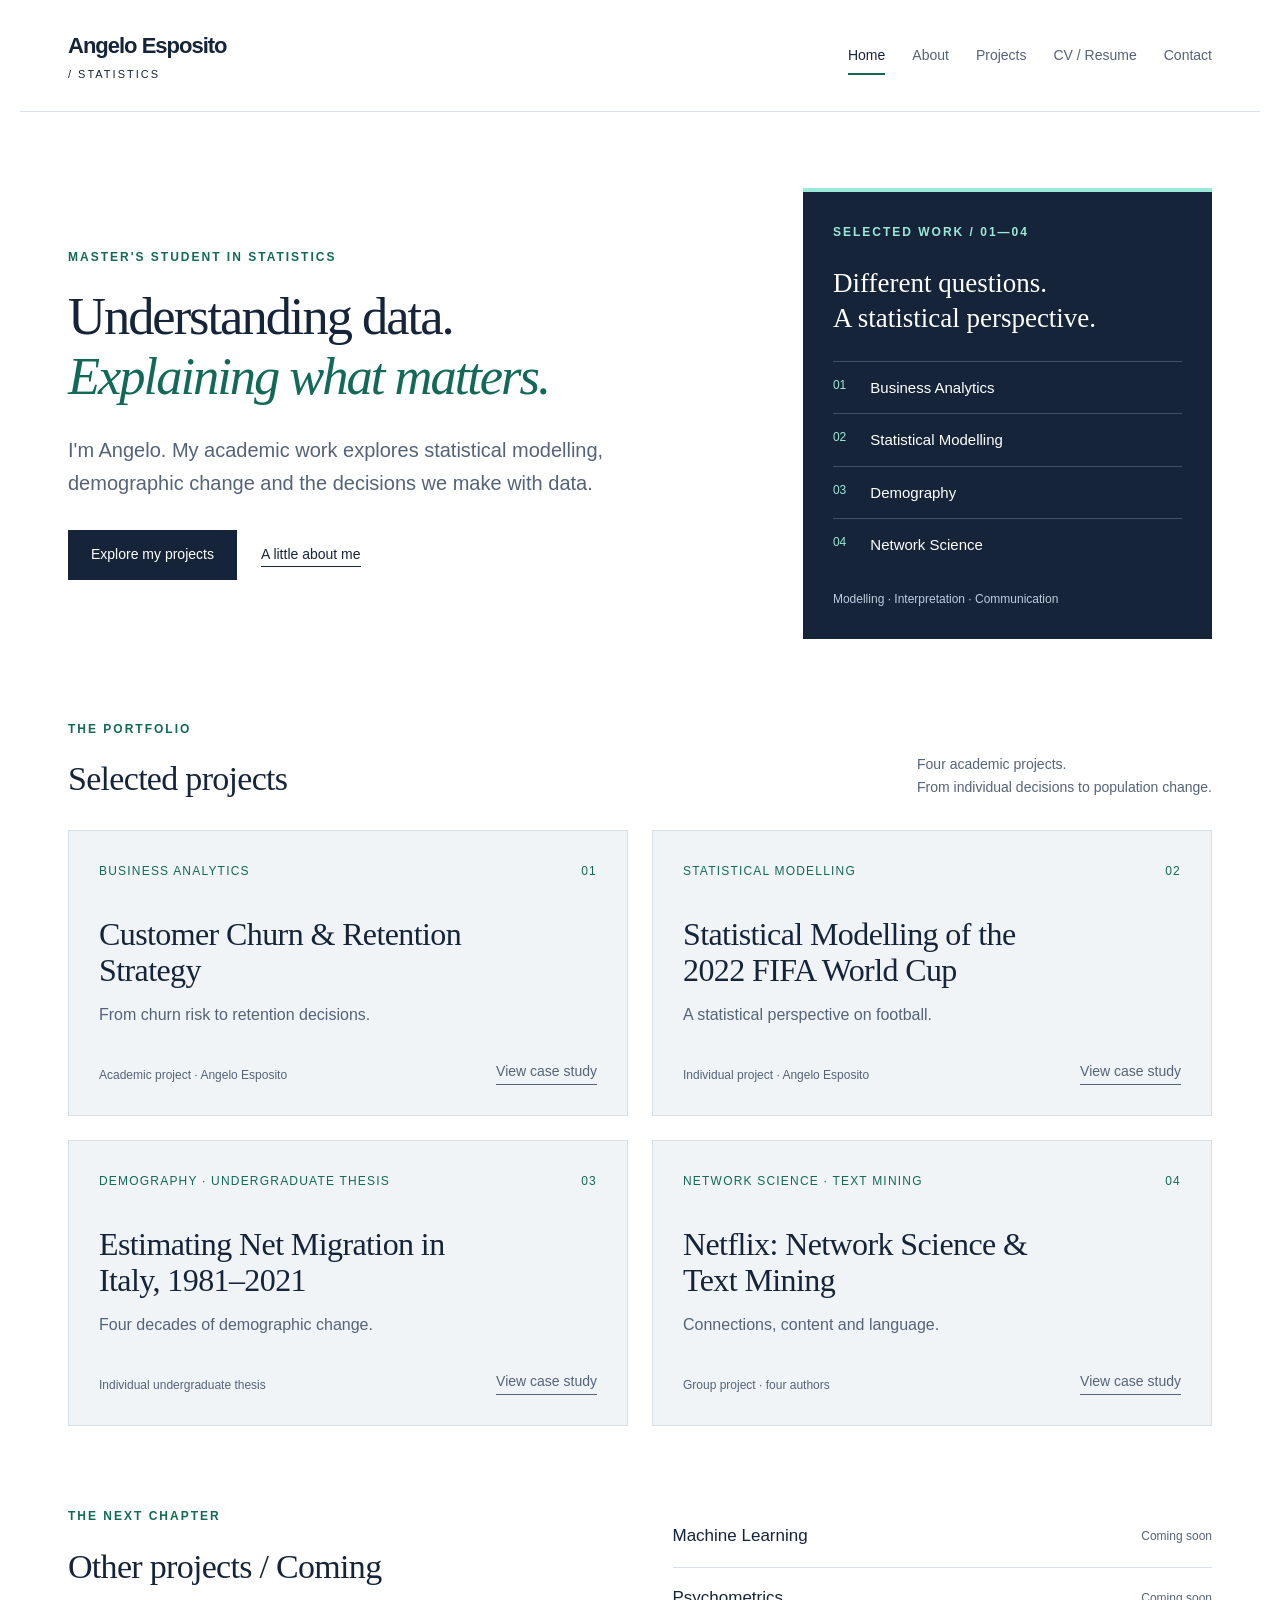
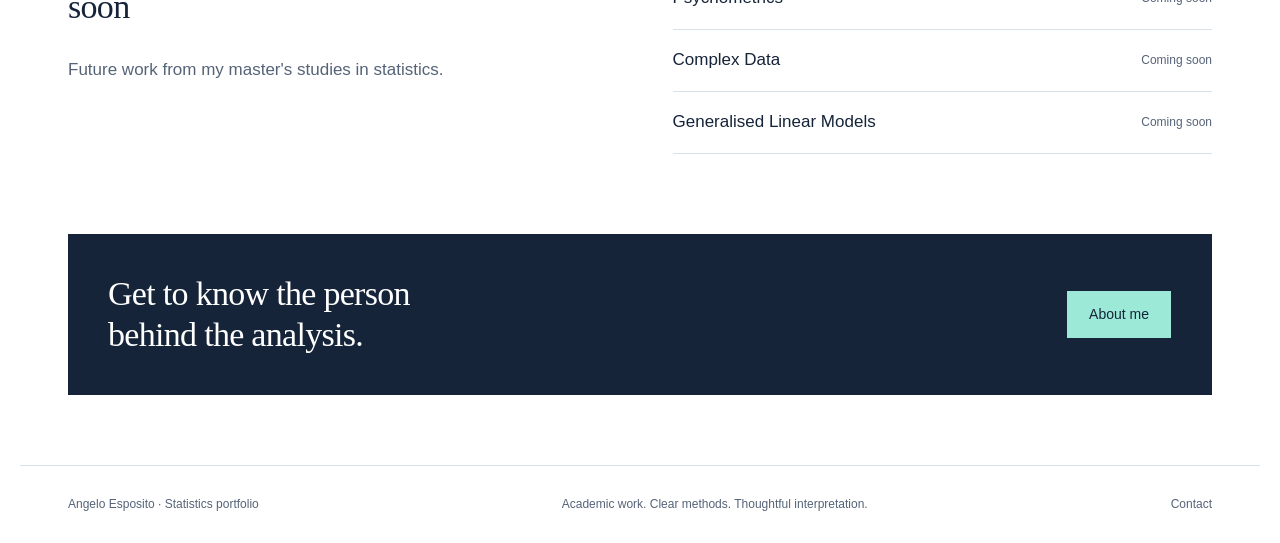
<file: index.html>
<!doctype html><html lang="en"><head><meta charset="utf-8"><meta name="viewport" content="width=device-width, initial-scale=1"><meta name="description" content="A portfolio of academic projects in statistics, demography and data analysis."><meta name="robots" content="noindex"><title>Statistics Portfolio | Angelo Esposito</title><link rel="icon" type="image/svg+xml" href="data:image/svg+xml,%3Csvg xmlns='http://www.w3.org/2000/svg' viewBox='0 0 32 32'%3E%3Crect width='32' height='32' rx='6' fill='%23162439'/%3E%3Ctext x='6' y='25' font-size='26' fill='%237ae0ce'%3EΣ%3C/text%3E%3C/svg%3E"><link rel="stylesheet" href="assets/style.css"></head><body><a class="skip" href="#main">Skip to content</a><header><a class="brand" href="index.html">Angelo Esposito<span> / STATISTICS</span></a><nav aria-label="Main navigation"><a href="index.html" aria-current="page">Home</a><a href="about.html">About</a><a href="projects.html">Projects</a><a href="resume.html">CV / Resume</a><a href="contact.html">Contact</a></nav></header><main id="main"><section class="hero"><div><p class="eyebrow">MASTER'S STUDENT IN STATISTICS</p><h1>Understanding data.<br><em>Explaining what matters.</em></h1><p class="lead">I'm Angelo. My academic work explores statistical modelling, demographic change and the decisions we make with data.</p><div class="actions"><a class="button" href="projects.html">Explore my projects</a><a class="quiet-link" href="about.html">A little about me</a></div></div><aside class="index-panel"><p class="eyebrow">SELECTED WORK / 01—04</p><div class="index-title">Different questions.<br>A statistical perspective.</div><a href="customer-churn.html"><span>01</span>Business Analytics</a><a href="fifa-world-cup.html"><span>02</span>Statistical Modelling</a><a href="migration-italy.html"><span>03</span>Demography</a><a href="netflix.html"><span>04</span>Network Science</a><p class="panel-foot">Modelling · Interpretation · Communication</p></aside></section><section><div class="section-heading"><div><p class="eyebrow">THE PORTFOLIO</p><h2>Selected projects</h2></div><p>Four academic projects.<br>From individual decisions to population change.</p></div><div class="project-grid"><a class="project-card p01" href="customer-churn.html"><div class="card-top"><span>BUSINESS ANALYTICS</span><span>01</span></div><h3>Customer Churn & Retention Strategy</h3><p>From churn risk to retention decisions.</p><div class="card-bottom"><span>Academic project · Angelo Esposito</span><span class="text-link">View case study</span></div></a><a class="project-card p02" href="fifa-world-cup.html"><div class="card-top"><span>STATISTICAL MODELLING</span><span>02</span></div><h3>Statistical Modelling of the 2022 FIFA World Cup</h3><p>A statistical perspective on football.</p><div class="card-bottom"><span>Individual project · Angelo Esposito</span><span class="text-link">View case study</span></div></a><a class="project-card p03" href="migration-italy.html"><div class="card-top"><span>DEMOGRAPHY · UNDERGRADUATE THESIS</span><span>03</span></div><h3>Estimating Net Migration in Italy, 1981–2021</h3><p>Four decades of demographic change.</p><div class="card-bottom"><span>Individual undergraduate thesis</span><span class="text-link">View case study</span></div></a><a class="project-card p04" href="netflix.html"><div class="card-top"><span>NETWORK SCIENCE · TEXT MINING</span><span>04</span></div><h3>Netflix: Network Science & Text Mining</h3><p>Connections, content and language.</p><div class="card-bottom"><span>Group project · four authors</span><span class="text-link">View case study</span></div></a></div></section><section class="coming"><div><p class="eyebrow">THE NEXT CHAPTER</p><h2>Other projects / Coming soon</h2><p>Future work from my master's studies in statistics.</p></div><ul><li><span>Machine Learning</span><small>Coming soon</small></li><li><span>Psychometrics</span><small>Coming soon</small></li><li><span>Complex Data</span><small>Coming soon</small></li><li><span>Generalised Linear Models</span><small>Coming soon</small></li></ul></section><section class="contact-strip"><h2>Get to know the person<br>behind the analysis.</h2><a class="button light" href="about.html">About me</a></section></main><footer><span>Angelo Esposito · Statistics portfolio</span><span>Academic work. Clear methods. Thoughtful interpretation.</span><a href="contact.html">Contact</a></footer></body></html>
</file>
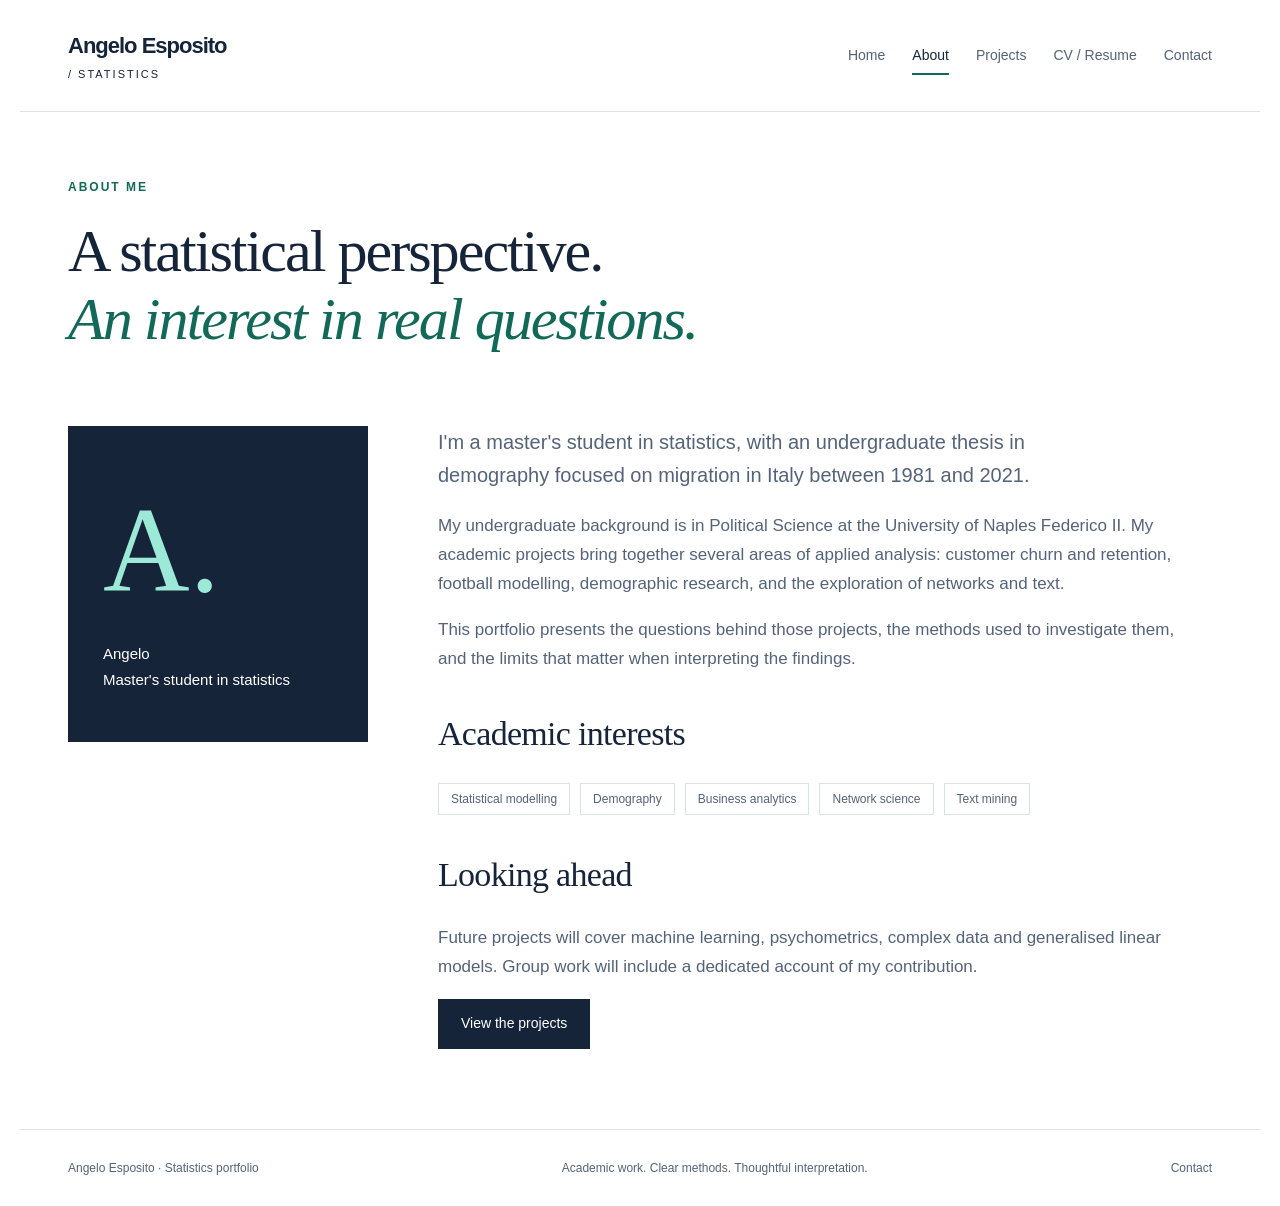
<file: about.html>
<!doctype html><html lang="en"><head><meta charset="utf-8"><meta name="viewport" content="width=device-width, initial-scale=1"><meta name="description" content="A portfolio of academic projects in statistics, demography and data analysis."><meta name="robots" content="noindex"><title>About | Angelo Esposito</title><link rel="icon" type="image/svg+xml" href="data:image/svg+xml,%3Csvg xmlns='http://www.w3.org/2000/svg' viewBox='0 0 32 32'%3E%3Crect width='32' height='32' rx='6' fill='%23162439'/%3E%3Ctext x='6' y='25' font-size='26' fill='%237ae0ce'%3EΣ%3C/text%3E%3C/svg%3E"><link rel="stylesheet" href="assets/style.css"></head><body><a class="skip" href="#main">Skip to content</a><header><a class="brand" href="index.html">Angelo Esposito<span> / STATISTICS</span></a><nav aria-label="Main navigation"><a href="index.html">Home</a><a href="about.html" aria-current="page">About</a><a href="projects.html">Projects</a><a href="resume.html">CV / Resume</a><a href="contact.html">Contact</a></nav></header><main id="main"><section class="page-heading"><p class="eyebrow">ABOUT ME</p><h1>A statistical perspective.<br><em>An interest in real questions.</em></h1></section><div class="about-layout"><div class="portrait-text" aria-label="Angelo, statistics student"><span>A.</span><p>Angelo<br>Master's student in statistics</p></div><article><p class="lead">I'm a master's student in statistics, with an undergraduate thesis in demography focused on migration in Italy between 1981 and 2021.</p><p>My undergraduate background is in Political Science at the University of Naples Federico II. My academic projects bring together several areas of applied analysis: customer churn and retention, football modelling, demographic research, and the exploration of networks and text.</p><p>This portfolio presents the questions behind those projects, the methods used to investigate them, and the limits that matter when interpreting the findings.</p><h2>Academic interests</h2><div class="tags"><span>Statistical modelling</span><span>Demography</span><span>Business analytics</span><span>Network science</span><span>Text mining</span></div><h2>Looking ahead</h2><p>Future projects will cover machine learning, psychometrics, complex data and generalised linear models. Group work will include a dedicated account of my contribution.</p><a class="button" href="projects.html">View the projects</a></article></div></main><footer><span>Angelo Esposito · Statistics portfolio</span><span>Academic work. Clear methods. Thoughtful interpretation.</span><a href="contact.html">Contact</a></footer></body></html>
</file>
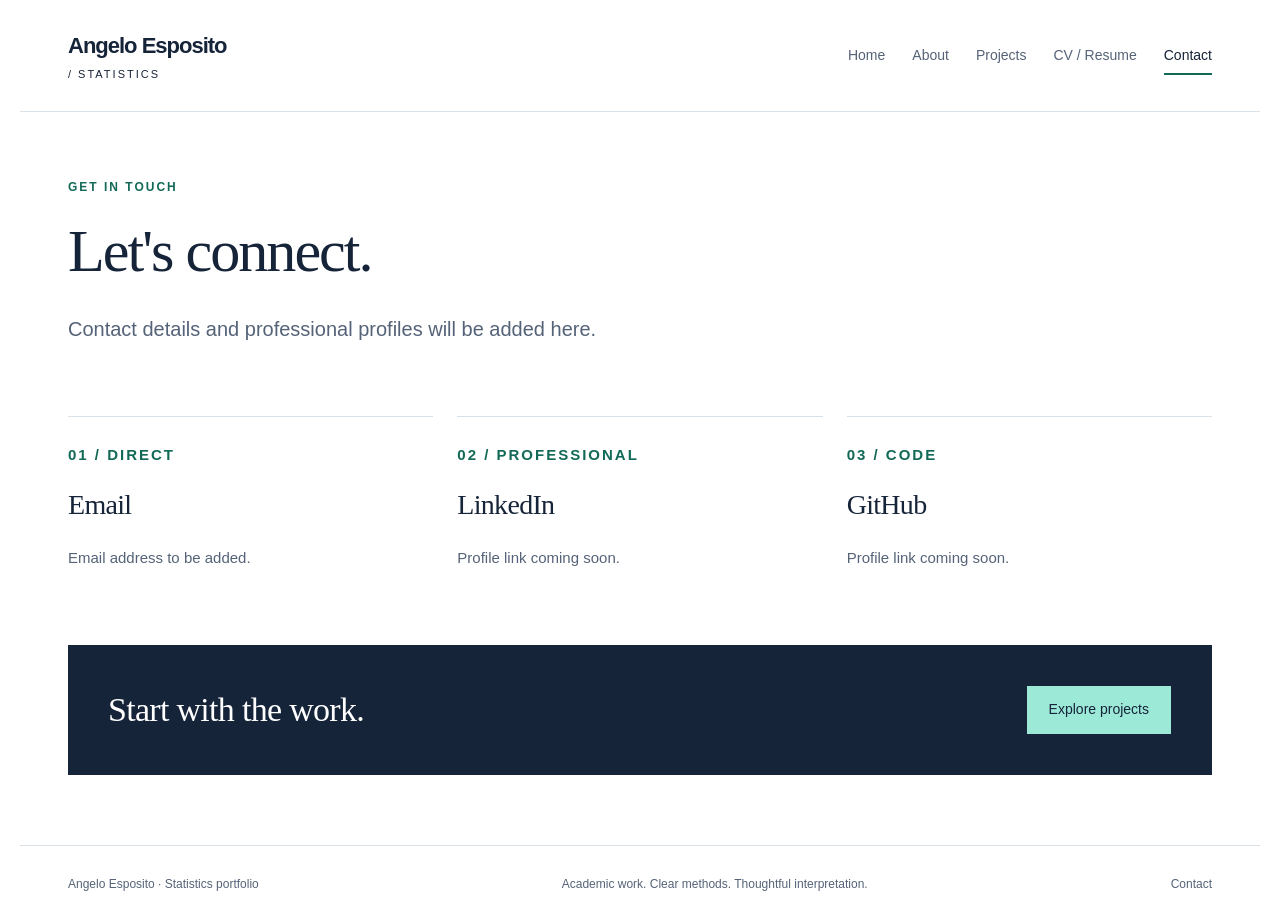
<file: contact.html>
<!doctype html><html lang="en"><head><meta charset="utf-8"><meta name="viewport" content="width=device-width, initial-scale=1"><meta name="description" content="A portfolio of academic projects in statistics, demography and data analysis."><meta name="robots" content="noindex"><title>Contact | Angelo Esposito</title><link rel="icon" type="image/svg+xml" href="data:image/svg+xml,%3Csvg xmlns='http://www.w3.org/2000/svg' viewBox='0 0 32 32'%3E%3Crect width='32' height='32' rx='6' fill='%23162439'/%3E%3Ctext x='6' y='25' font-size='26' fill='%237ae0ce'%3EΣ%3C/text%3E%3C/svg%3E"><link rel="stylesheet" href="assets/style.css"></head><body><a class="skip" href="#main">Skip to content</a><header><a class="brand" href="index.html">Angelo Esposito<span> / STATISTICS</span></a><nav aria-label="Main navigation"><a href="index.html">Home</a><a href="about.html">About</a><a href="projects.html">Projects</a><a href="resume.html">CV / Resume</a><a href="contact.html" aria-current="page">Contact</a></nav></header><main id="main"><section class="page-heading"><p class="eyebrow">GET IN TOUCH</p><h1>Let's connect.</h1><p class="lead">Contact details and professional profiles will be added here.</p></section><div class="contact-grid"><section><p class="eyebrow">01 / DIRECT</p><h2>Email</h2><p>Email address to be added.</p></section><section><p class="eyebrow">02 / PROFESSIONAL</p><h2>LinkedIn</h2><p>Profile link coming soon.</p></section><section><p class="eyebrow">03 / CODE</p><h2>GitHub</h2><p>Profile link coming soon.</p></section></div><section class="contact-strip"><h2>Start with the work.</h2><a class="button light" href="projects.html">Explore projects</a></section></main><footer><span>Angelo Esposito · Statistics portfolio</span><span>Academic work. Clear methods. Thoughtful interpretation.</span><a href="contact.html">Contact</a></footer></body></html>
</file>
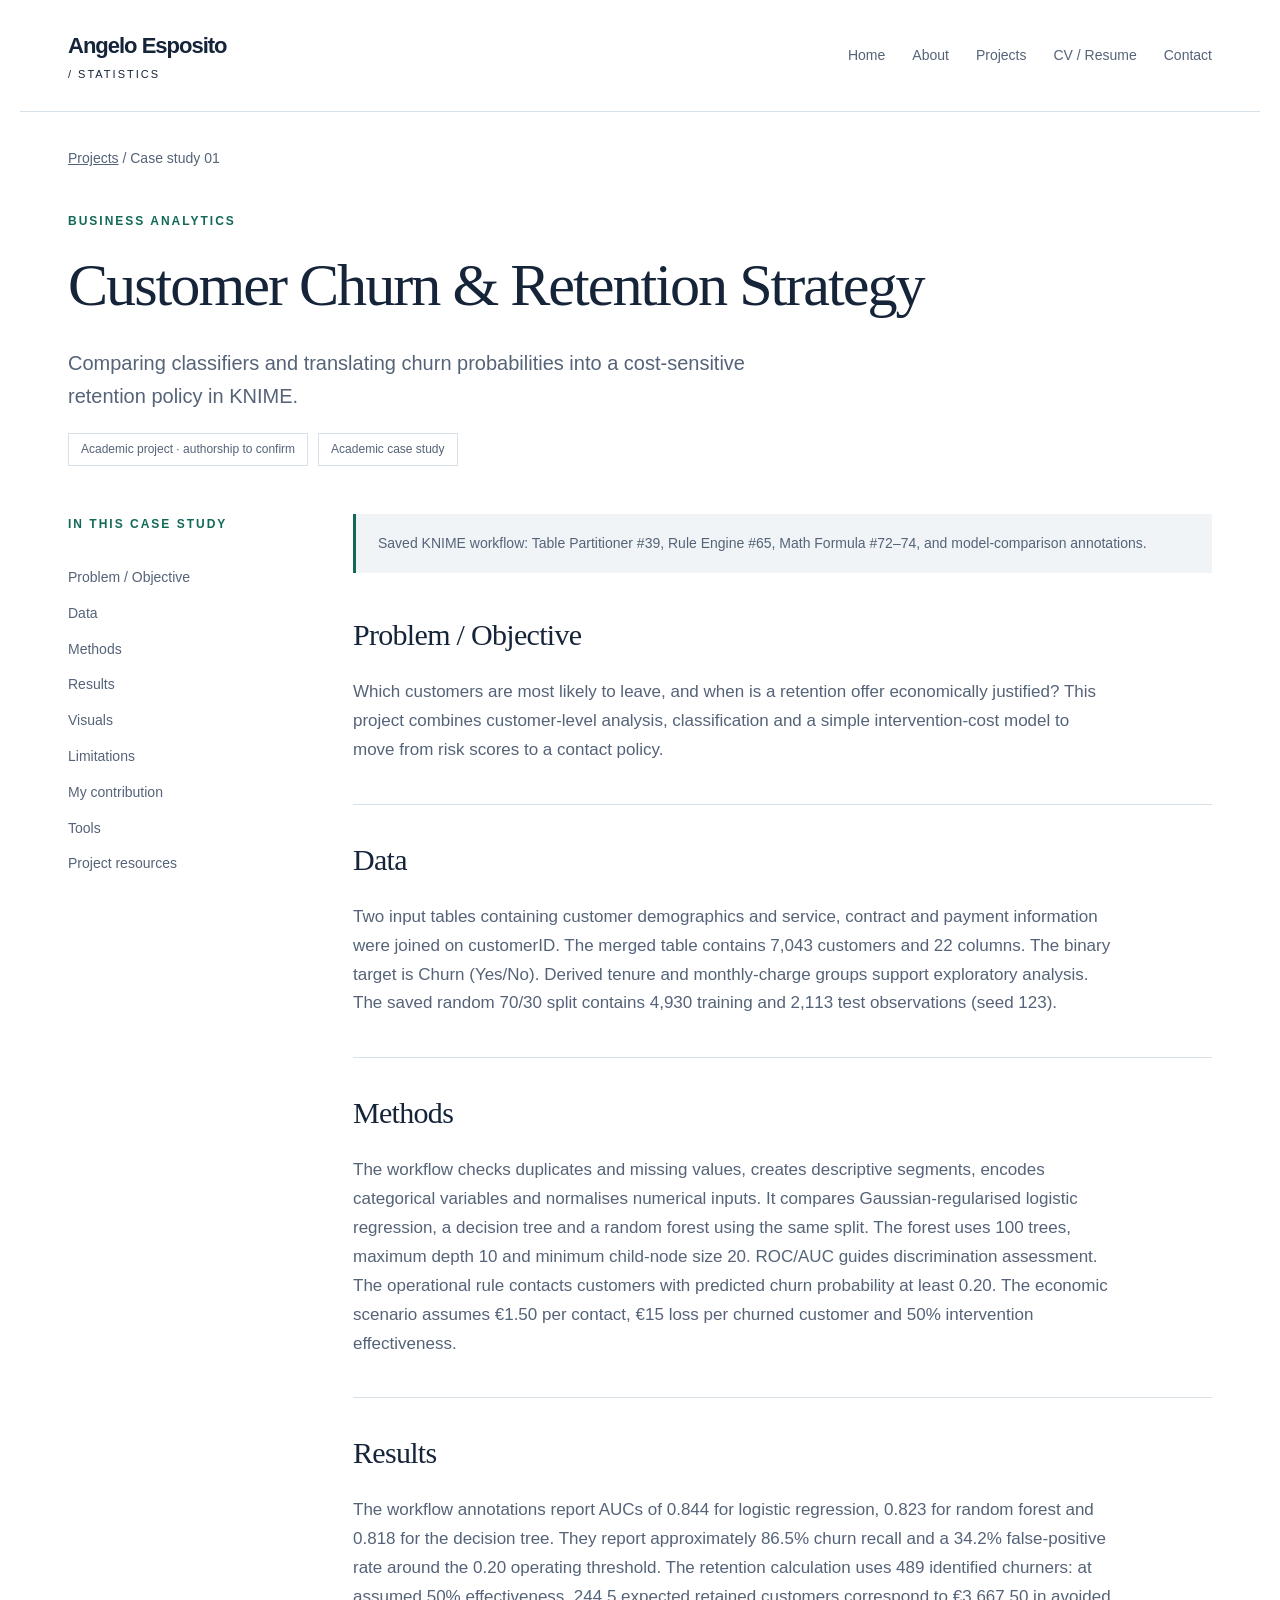
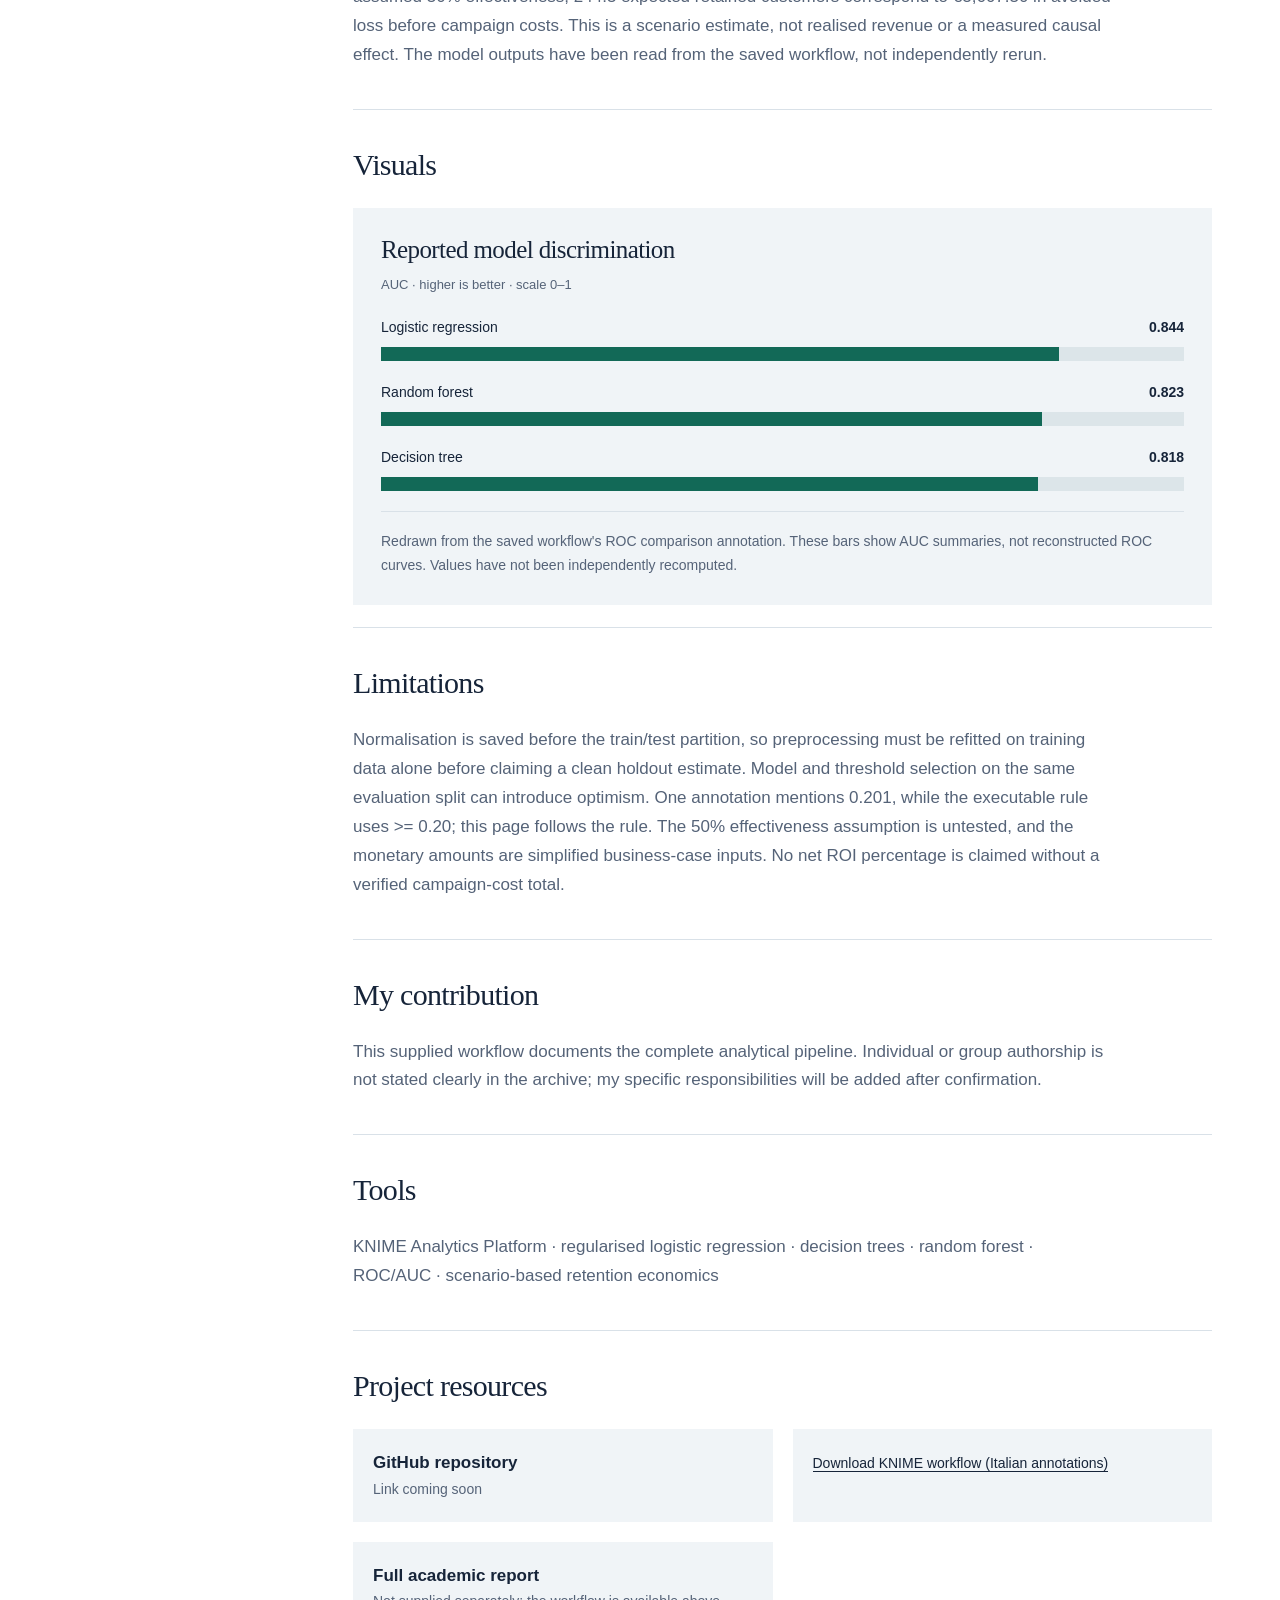
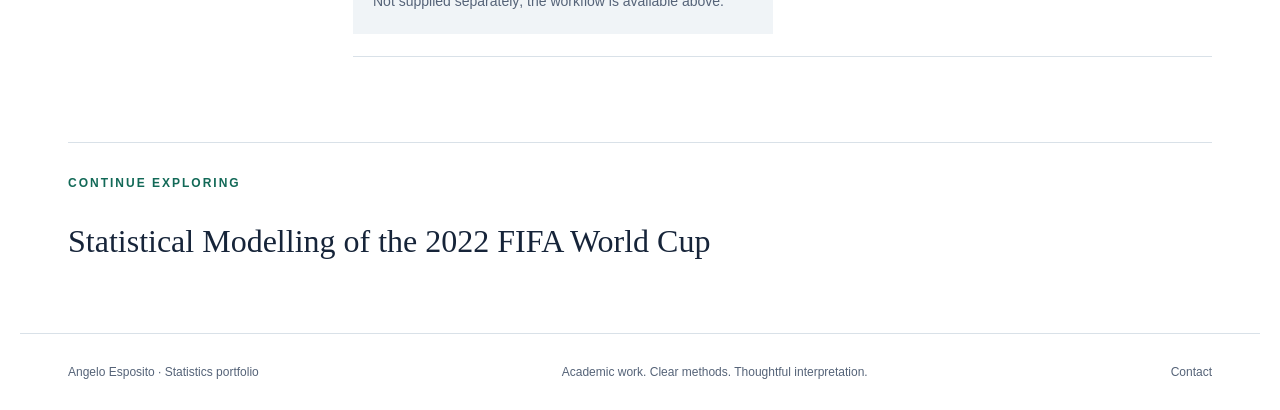
<file: customer-churn.html>
<!doctype html><html lang="en"><head><meta charset="utf-8"><meta name="viewport" content="width=device-width, initial-scale=1"><meta name="description" content="Comparing classifiers and translating churn probabilities into a cost-sensitive retention policy in KNIME."><meta name="robots" content="noindex"><title>Customer Churn &amp; Retention Strategy | Angelo Esposito</title><link rel="icon" type="image/svg+xml" href="data:image/svg+xml,%3Csvg xmlns='http://www.w3.org/2000/svg' viewBox='0 0 32 32'%3E%3Crect width='32' height='32' rx='6' fill='%23162439'/%3E%3Ctext x='6' y='25' font-size='26' fill='%237ae0ce'%3EΣ%3C/text%3E%3C/svg%3E"><link rel="stylesheet" href="assets/style.css"></head><body><a class="skip" href="#main">Skip to content</a><header><a class="brand" href="index.html">Angelo Esposito<span> / STATISTICS</span></a><nav aria-label="Main navigation"><a href="index.html">Home</a><a href="about.html">About</a><a href="projects.html">Projects</a><a href="resume.html">CV / Resume</a><a href="contact.html">Contact</a></nav></header><main id="main"><div class="breadcrumbs"><a href="projects.html">Projects</a><span> / Case study 01</span></div><section class="case-heading"><p class="eyebrow">BUSINESS ANALYTICS</p><h1>Customer Churn & Retention Strategy</h1><p class="lead">Comparing classifiers and translating churn probabilities into a cost-sensitive retention policy in KNIME.</p><div class="tags"><span>Academic project · authorship to confirm</span><span>Academic case study</span></div></section><div class="case-layout"><aside class="toc"><p class="eyebrow">IN THIS CASE STUDY</p><a href="#objective">Problem / Objective</a><a href="#data">Data</a><a href="#methods">Methods</a><a href="#results">Results</a><a href="#visuals">Visuals</a><a href="#limitations">Limitations</a><a href="#contribution">My contribution</a><a href="#tools">Tools</a><a href="#resources">Project resources</a></aside><article><div class="notice">Saved KNIME workflow: Table Partitioner #39, Rule Engine #65, Math Formula #72–74, and model-comparison annotations.</div><section id="objective"><h2>Problem / Objective</h2><p>Which customers are most likely to leave, and when is a retention offer economically justified? This project combines customer-level analysis, classification and a simple intervention-cost model to move from risk scores to a contact policy.</p></section><section id="data"><h2>Data</h2><p>Two input tables containing customer demographics and service, contract and payment information were joined on customerID. The merged table contains 7,043 customers and 22 columns. The binary target is Churn (Yes/No). Derived tenure and monthly-charge groups support exploratory analysis. The saved random 70/30 split contains 4,930 training and 2,113 test observations (seed 123).</p></section><section id="methods"><h2>Methods</h2><p>The workflow checks duplicates and missing values, creates descriptive segments, encodes categorical variables and normalises numerical inputs. It compares Gaussian-regularised logistic regression, a decision tree and a random forest using the same split. The forest uses 100 trees, maximum depth 10 and minimum child-node size 20. ROC/AUC guides discrimination assessment. The operational rule contacts customers with predicted churn probability at least 0.20. The economic scenario assumes €1.50 per contact, €15 loss per churned customer and 50% intervention effectiveness.</p></section><section id="results"><h2>Results</h2><p>The workflow annotations report AUCs of 0.844 for logistic regression, 0.823 for random forest and 0.818 for the decision tree. They report approximately 86.5% churn recall and a 34.2% false-positive rate around the 0.20 operating threshold. The retention calculation uses 489 identified churners: at assumed 50% effectiveness, 244.5 expected retained customers correspond to €3,667.50 in avoided loss before campaign costs. This is a scenario estimate, not realised revenue or a measured causal effect. The model outputs have been read from the saved workflow, not independently rerun.</p></section><section id="visuals"><h2>Visuals</h2><figure class="data-chart"><h3>Reported model discrimination</h3><p class="chart-unit">AUC · higher is better · scale 0–1</p><div class="bar-row"><div class="bar-label"><span>Logistic regression</span><strong>0.844</strong></div><div class="bar-track"><div style="width:84.400%"></div></div></div><div class="bar-row"><div class="bar-label"><span>Random forest</span><strong>0.823</strong></div><div class="bar-track"><div style="width:82.300%"></div></div></div><div class="bar-row"><div class="bar-label"><span>Decision tree</span><strong>0.818</strong></div><div class="bar-track"><div style="width:81.800%"></div></div></div><figcaption>Redrawn from the saved workflow's ROC comparison annotation. These bars show AUC summaries, not reconstructed ROC curves. Values have not been independently recomputed.</figcaption></figure></section><section id="limitations"><h2>Limitations</h2><p>Normalisation is saved before the train/test partition, so preprocessing must be refitted on training data alone before claiming a clean holdout estimate. Model and threshold selection on the same evaluation split can introduce optimism. One annotation mentions 0.201, while the executable rule uses >= 0.20; this page follows the rule. The 50% effectiveness assumption is untested, and the monetary amounts are simplified business-case inputs. No net ROI percentage is claimed without a verified campaign-cost total.</p></section><section id="contribution"><h2>My contribution</h2><p>This supplied workflow documents the complete analytical pipeline. Individual or group authorship is not stated clearly in the archive; my specific responsibilities will be added after confirmation.</p></section><section id="tools"><h2>Tools</h2><p>KNIME Analytics Platform · regularised logistic regression · decision trees · random forest · ROC/AUC · scenario-based retention economics</p></section><section id="resources"><h2>Project resources</h2><div class="resources"><div><strong>GitHub repository</strong><p>Link coming soon</p></div><div><a class="quiet-link" href="reports/churn-workflow.knwf.zip">Download KNIME workflow (Italian annotations)</a></div><div><strong>Full academic report</strong><p>Not supplied separately; the workflow is available above.</p></div></div></section></article></div><section class="next-project"><p class="eyebrow">CONTINUE EXPLORING</p><a href="fifa-world-cup.html">Statistical Modelling of the 2022 FIFA World Cup</a></section></main><footer><span>Angelo Esposito · Statistics portfolio</span><span>Academic work. Clear methods. Thoughtful interpretation.</span><a href="contact.html">Contact</a></footer></body></html>
</file>
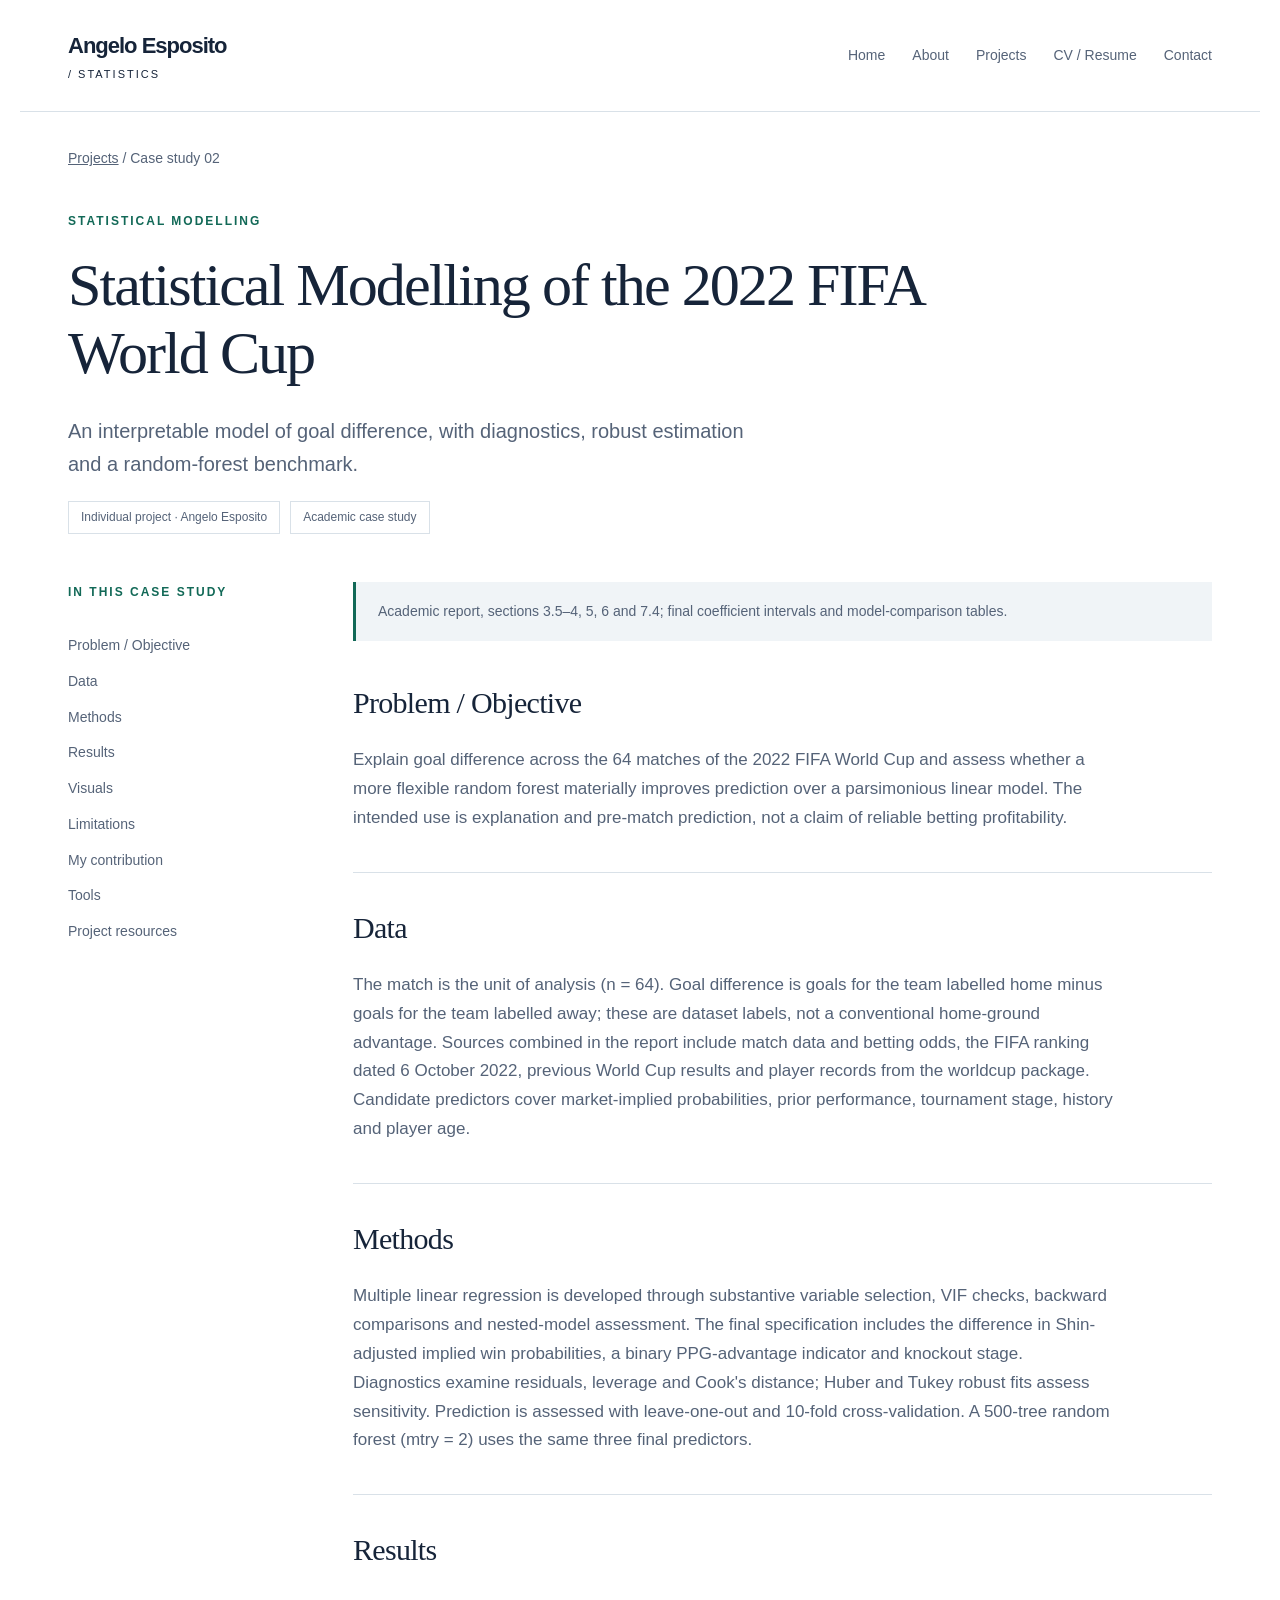
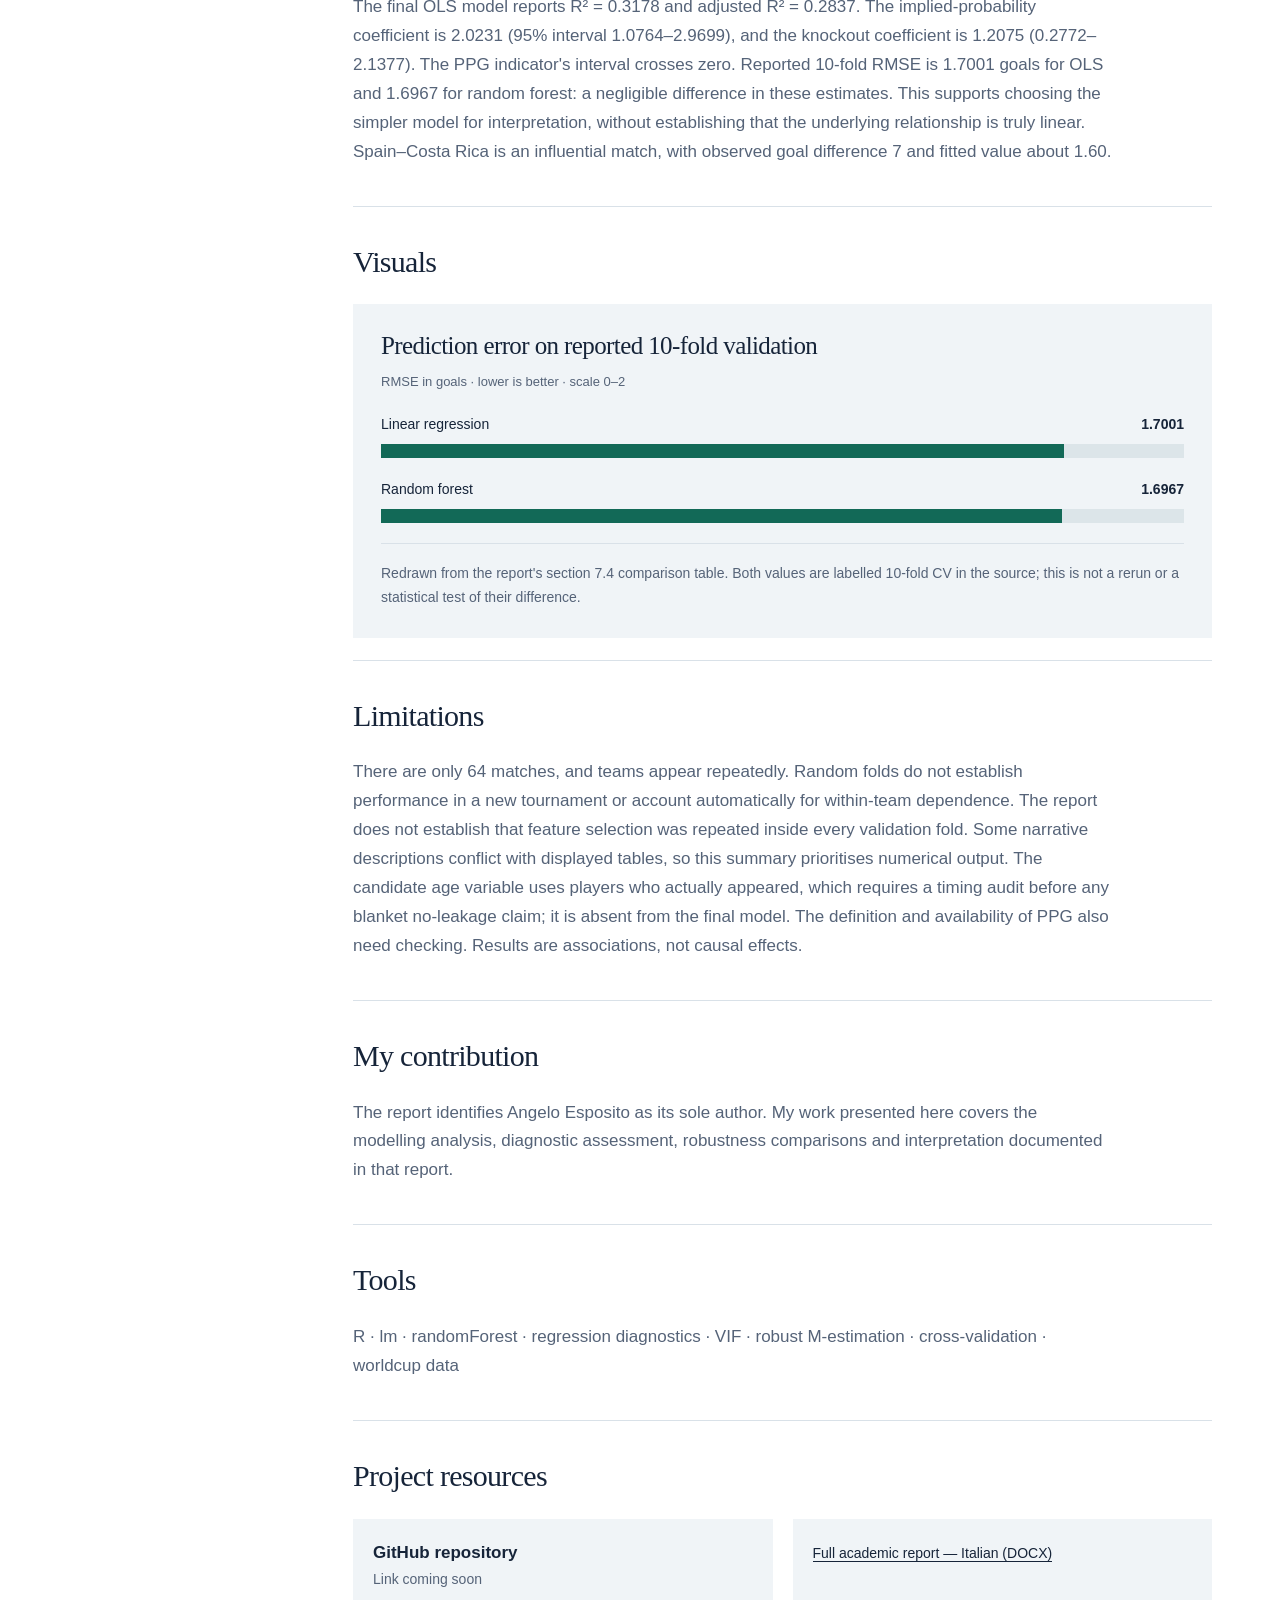
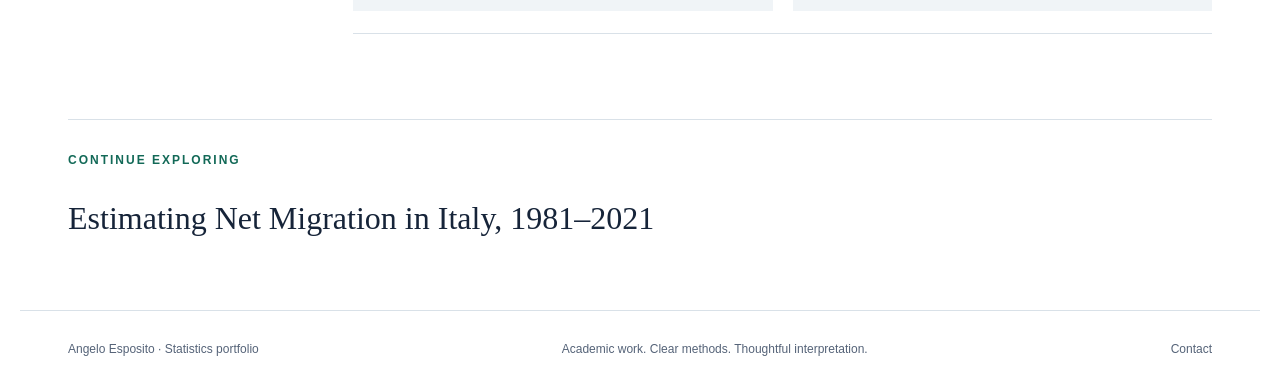
<file: fifa-world-cup.html>
<!doctype html><html lang="en"><head><meta charset="utf-8"><meta name="viewport" content="width=device-width, initial-scale=1"><meta name="description" content="An interpretable model of goal difference, with diagnostics, robust estimation and a random-forest benchmark."><meta name="robots" content="noindex"><title>Statistical Modelling of the 2022 FIFA World Cup | Angelo Esposito</title><link rel="icon" type="image/svg+xml" href="data:image/svg+xml,%3Csvg xmlns='http://www.w3.org/2000/svg' viewBox='0 0 32 32'%3E%3Crect width='32' height='32' rx='6' fill='%23162439'/%3E%3Ctext x='6' y='25' font-size='26' fill='%237ae0ce'%3EΣ%3C/text%3E%3C/svg%3E"><link rel="stylesheet" href="assets/style.css"></head><body><a class="skip" href="#main">Skip to content</a><header><a class="brand" href="index.html">Angelo Esposito<span> / STATISTICS</span></a><nav aria-label="Main navigation"><a href="index.html">Home</a><a href="about.html">About</a><a href="projects.html">Projects</a><a href="resume.html">CV / Resume</a><a href="contact.html">Contact</a></nav></header><main id="main"><div class="breadcrumbs"><a href="projects.html">Projects</a><span> / Case study 02</span></div><section class="case-heading"><p class="eyebrow">STATISTICAL MODELLING</p><h1>Statistical Modelling of the 2022 FIFA World Cup</h1><p class="lead">An interpretable model of goal difference, with diagnostics, robust estimation and a random-forest benchmark.</p><div class="tags"><span>Individual project · Angelo Esposito</span><span>Academic case study</span></div></section><div class="case-layout"><aside class="toc"><p class="eyebrow">IN THIS CASE STUDY</p><a href="#objective">Problem / Objective</a><a href="#data">Data</a><a href="#methods">Methods</a><a href="#results">Results</a><a href="#visuals">Visuals</a><a href="#limitations">Limitations</a><a href="#contribution">My contribution</a><a href="#tools">Tools</a><a href="#resources">Project resources</a></aside><article><div class="notice">Academic report, sections 3.5–4, 5, 6 and 7.4; final coefficient intervals and model-comparison tables.</div><section id="objective"><h2>Problem / Objective</h2><p>Explain goal difference across the 64 matches of the 2022 FIFA World Cup and assess whether a more flexible random forest materially improves prediction over a parsimonious linear model. The intended use is explanation and pre-match prediction, not a claim of reliable betting profitability.</p></section><section id="data"><h2>Data</h2><p>The match is the unit of analysis (n = 64). Goal difference is goals for the team labelled home minus goals for the team labelled away; these are dataset labels, not a conventional home-ground advantage. Sources combined in the report include match data and betting odds, the FIFA ranking dated 6 October 2022, previous World Cup results and player records from the worldcup package. Candidate predictors cover market-implied probabilities, prior performance, tournament stage, history and player age.</p></section><section id="methods"><h2>Methods</h2><p>Multiple linear regression is developed through substantive variable selection, VIF checks, backward comparisons and nested-model assessment. The final specification includes the difference in Shin-adjusted implied win probabilities, a binary PPG-advantage indicator and knockout stage. Diagnostics examine residuals, leverage and Cook's distance; Huber and Tukey robust fits assess sensitivity. Prediction is assessed with leave-one-out and 10-fold cross-validation. A 500-tree random forest (mtry = 2) uses the same three final predictors.</p></section><section id="results"><h2>Results</h2><p>The final OLS model reports R² = 0.3178 and adjusted R² = 0.2837. The implied-probability coefficient is 2.0231 (95% interval 1.0764–2.9699), and the knockout coefficient is 1.2075 (0.2772–2.1377). The PPG indicator's interval crosses zero. Reported 10-fold RMSE is 1.7001 goals for OLS and 1.6967 for random forest: a negligible difference in these estimates. This supports choosing the simpler model for interpretation, without establishing that the underlying relationship is truly linear. Spain–Costa Rica is an influential match, with observed goal difference 7 and fitted value about 1.60.</p></section><section id="visuals"><h2>Visuals</h2><figure class="data-chart"><h3>Prediction error on reported 10-fold validation</h3><p class="chart-unit">RMSE in goals · lower is better · scale 0–2</p><div class="bar-row"><div class="bar-label"><span>Linear regression</span><strong>1.7001</strong></div><div class="bar-track"><div style="width:85.005%"></div></div></div><div class="bar-row"><div class="bar-label"><span>Random forest</span><strong>1.6967</strong></div><div class="bar-track"><div style="width:84.835%"></div></div></div><figcaption>Redrawn from the report's section 7.4 comparison table. Both values are labelled 10-fold CV in the source; this is not a rerun or a statistical test of their difference.</figcaption></figure></section><section id="limitations"><h2>Limitations</h2><p>There are only 64 matches, and teams appear repeatedly. Random folds do not establish performance in a new tournament or account automatically for within-team dependence. The report does not establish that feature selection was repeated inside every validation fold. Some narrative descriptions conflict with displayed tables, so this summary prioritises numerical output. The candidate age variable uses players who actually appeared, which requires a timing audit before any blanket no-leakage claim; it is absent from the final model. The definition and availability of PPG also need checking. Results are associations, not causal effects.</p></section><section id="contribution"><h2>My contribution</h2><p>The report identifies Angelo Esposito as its sole author. My work presented here covers the modelling analysis, diagnostic assessment, robustness comparisons and interpretation documented in that report.</p></section><section id="tools"><h2>Tools</h2><p>R · lm · randomForest · regression diagnostics · VIF · robust M-estimation · cross-validation · worldcup data</p></section><section id="resources"><h2>Project resources</h2><div class="resources"><div><strong>GitHub repository</strong><p>Link coming soon</p></div><div><a class="quiet-link" href="reports/fifa-world-cup-report.docx">Full academic report — Italian (DOCX)</a></div></div></section></article></div><section class="next-project"><p class="eyebrow">CONTINUE EXPLORING</p><a href="migration-italy.html">Estimating Net Migration in Italy, 1981–2021</a></section></main><footer><span>Angelo Esposito · Statistics portfolio</span><span>Academic work. Clear methods. Thoughtful interpretation.</span><a href="contact.html">Contact</a></footer></body></html>
</file>
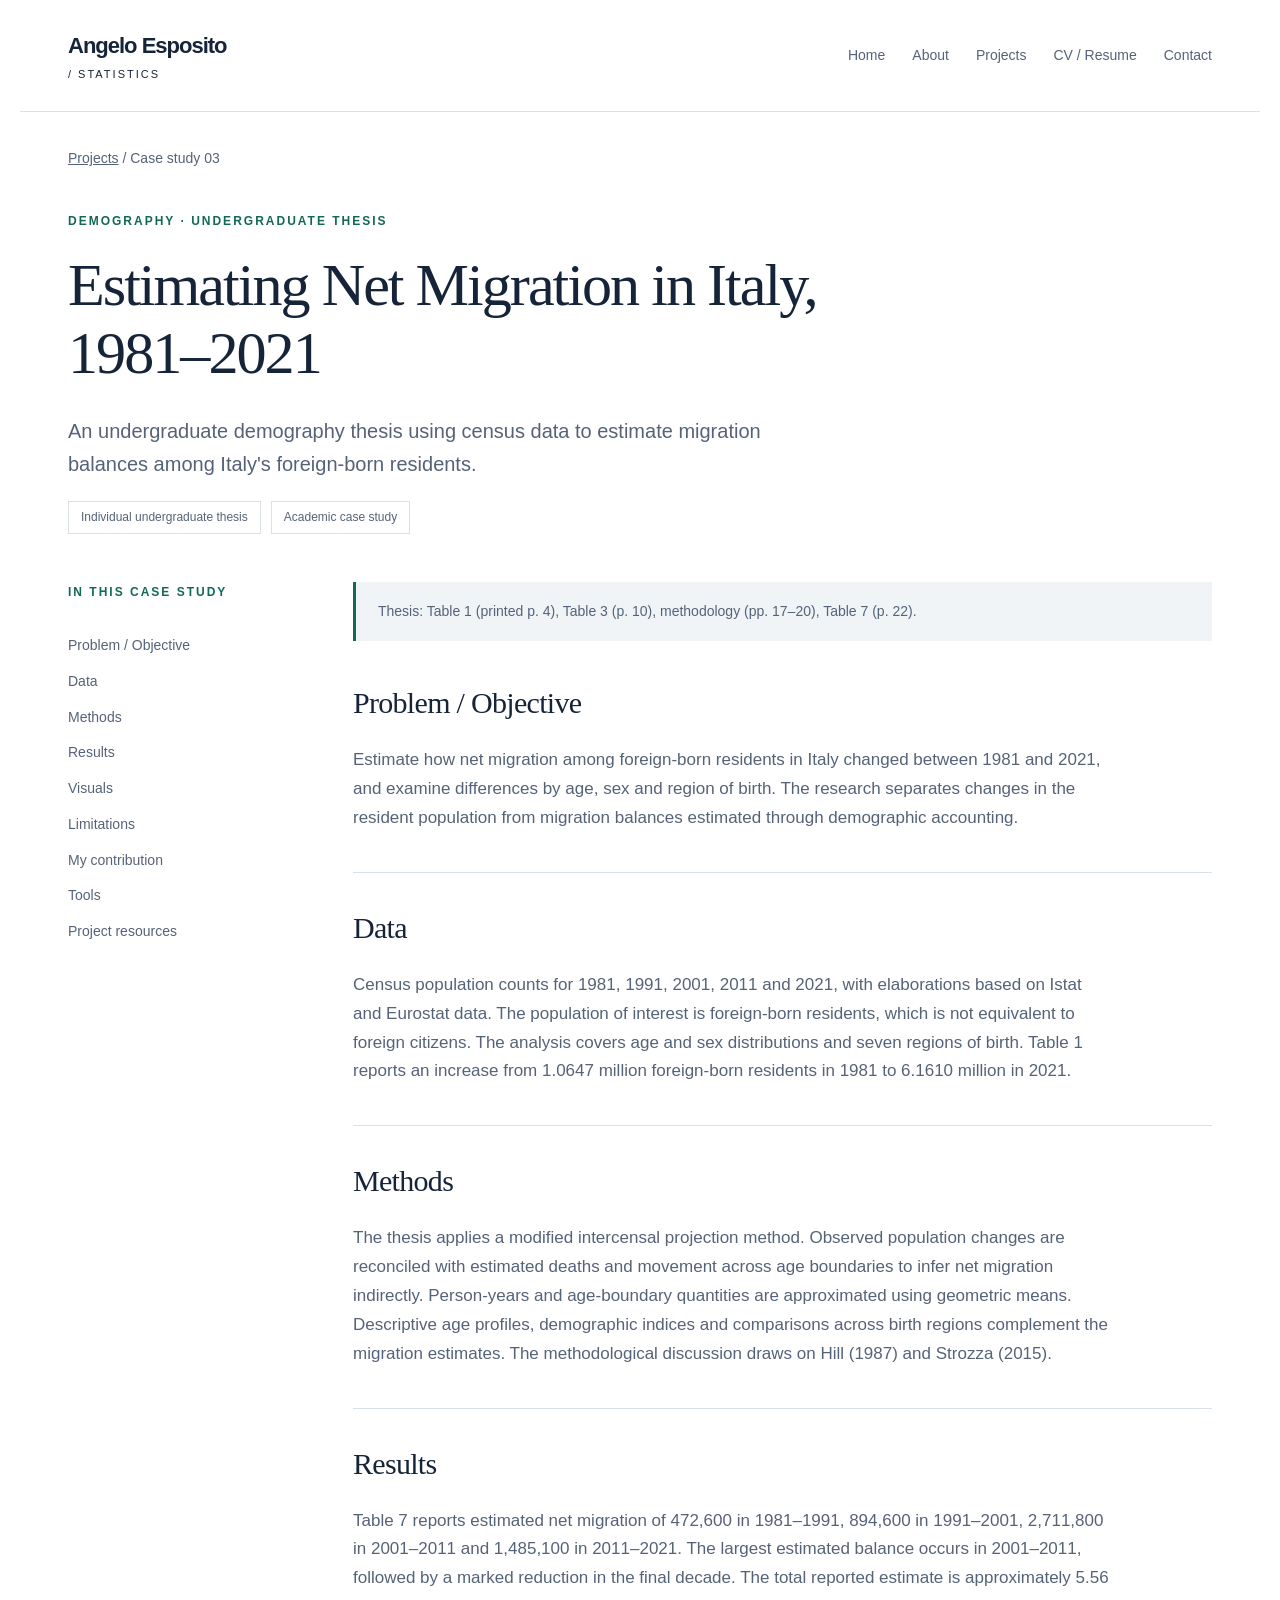
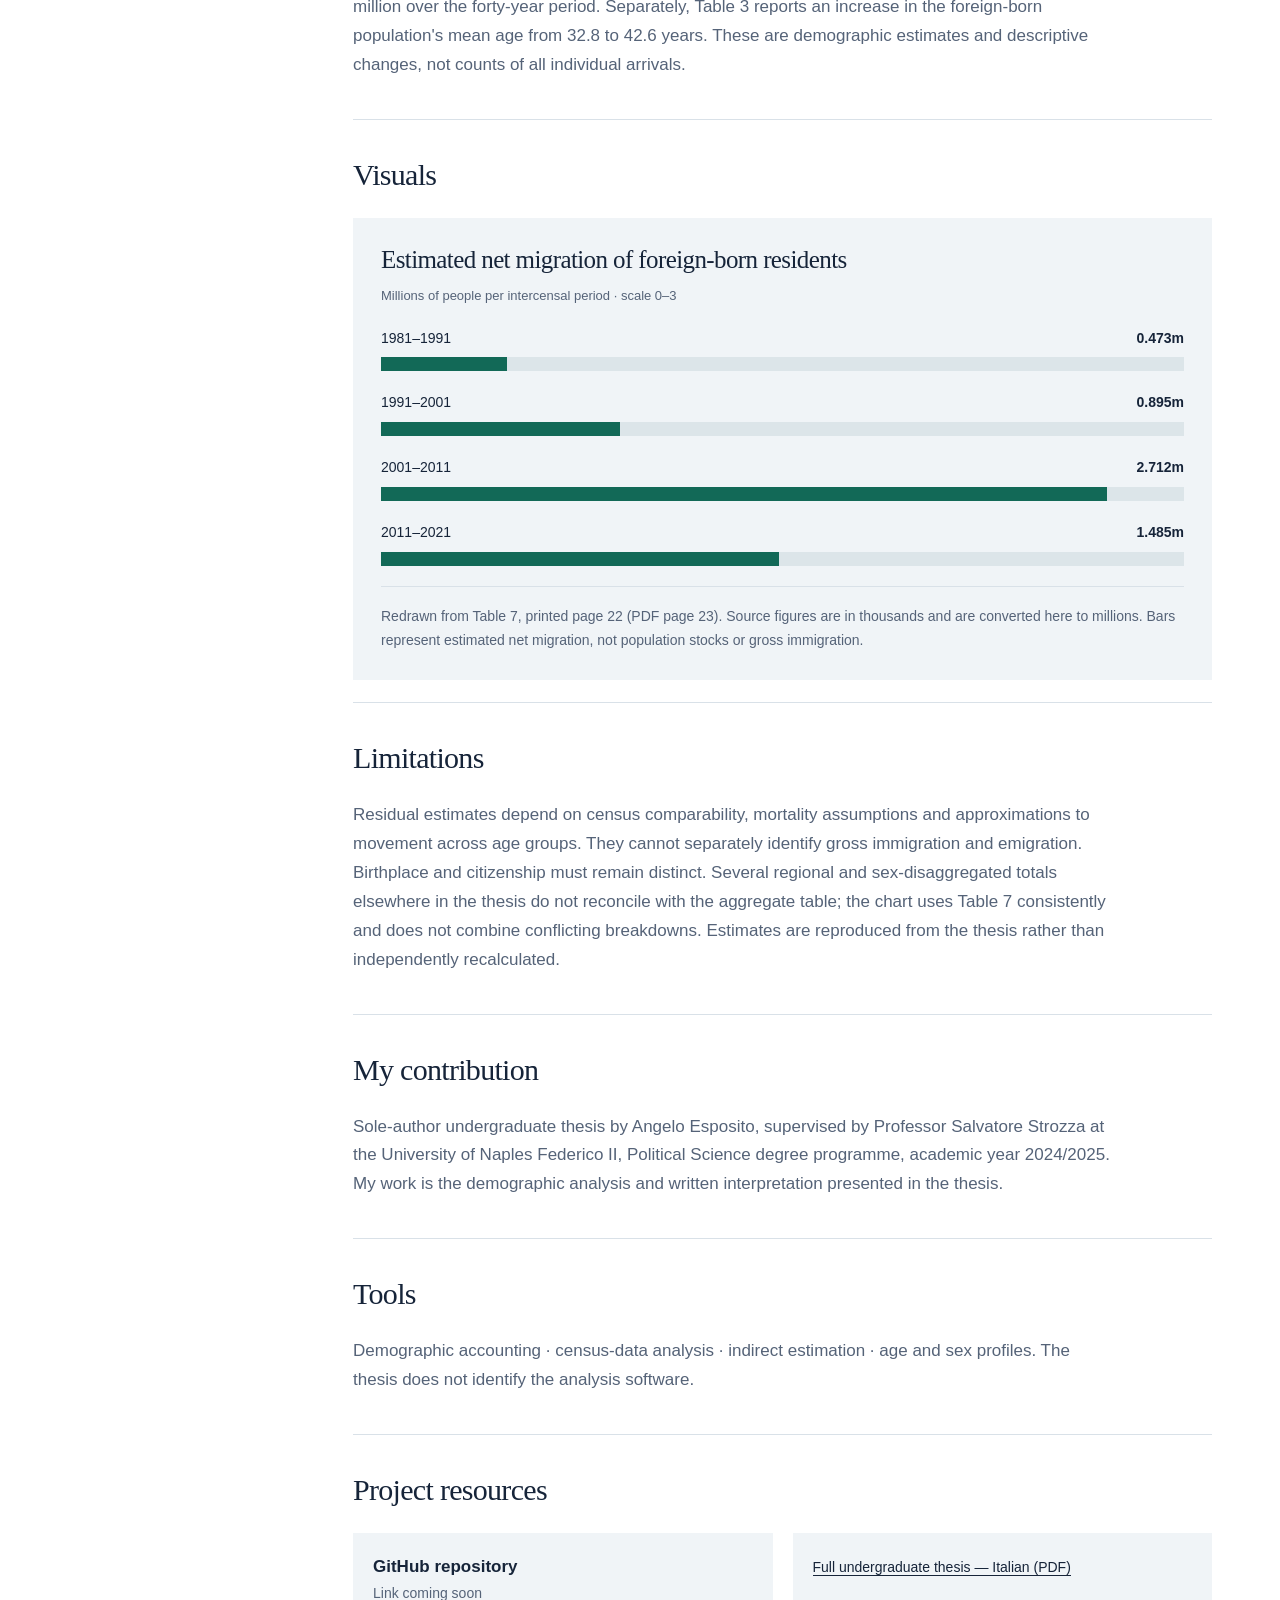
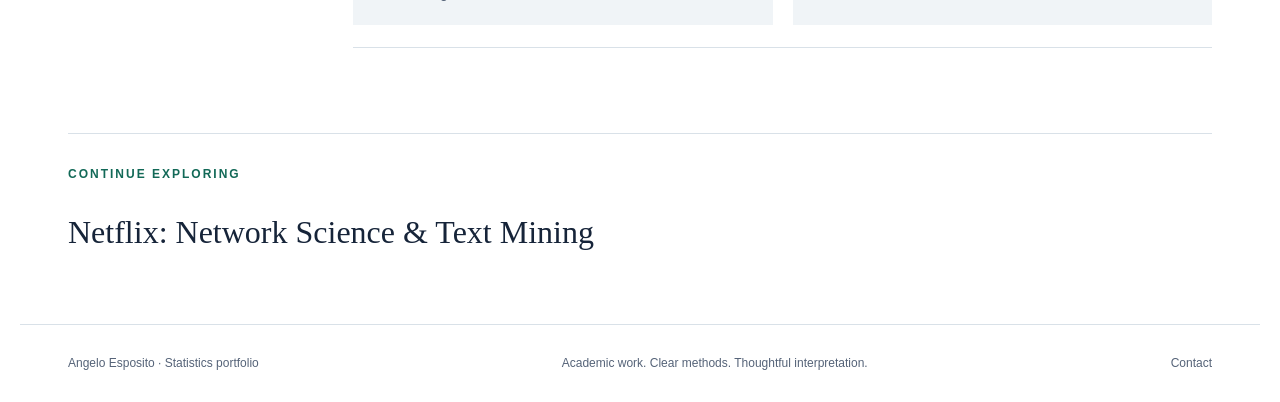
<file: migration-italy.html>
<!doctype html><html lang="en"><head><meta charset="utf-8"><meta name="viewport" content="width=device-width, initial-scale=1"><meta name="description" content="An undergraduate demography thesis using census data to estimate migration balances among Italy&#x27;s foreign-born residents."><meta name="robots" content="noindex"><title>Estimating Net Migration in Italy, 1981–2021 | Angelo Esposito</title><link rel="icon" type="image/svg+xml" href="data:image/svg+xml,%3Csvg xmlns='http://www.w3.org/2000/svg' viewBox='0 0 32 32'%3E%3Crect width='32' height='32' rx='6' fill='%23162439'/%3E%3Ctext x='6' y='25' font-size='26' fill='%237ae0ce'%3EΣ%3C/text%3E%3C/svg%3E"><link rel="stylesheet" href="assets/style.css"></head><body><a class="skip" href="#main">Skip to content</a><header><a class="brand" href="index.html">Angelo Esposito<span> / STATISTICS</span></a><nav aria-label="Main navigation"><a href="index.html">Home</a><a href="about.html">About</a><a href="projects.html">Projects</a><a href="resume.html">CV / Resume</a><a href="contact.html">Contact</a></nav></header><main id="main"><div class="breadcrumbs"><a href="projects.html">Projects</a><span> / Case study 03</span></div><section class="case-heading"><p class="eyebrow">DEMOGRAPHY · UNDERGRADUATE THESIS</p><h1>Estimating Net Migration in Italy, 1981–2021</h1><p class="lead">An undergraduate demography thesis using census data to estimate migration balances among Italy's foreign-born residents.</p><div class="tags"><span>Individual undergraduate thesis</span><span>Academic case study</span></div></section><div class="case-layout"><aside class="toc"><p class="eyebrow">IN THIS CASE STUDY</p><a href="#objective">Problem / Objective</a><a href="#data">Data</a><a href="#methods">Methods</a><a href="#results">Results</a><a href="#visuals">Visuals</a><a href="#limitations">Limitations</a><a href="#contribution">My contribution</a><a href="#tools">Tools</a><a href="#resources">Project resources</a></aside><article><div class="notice">Thesis: Table 1 (printed p. 4), Table 3 (p. 10), methodology (pp. 17–20), Table 7 (p. 22).</div><section id="objective"><h2>Problem / Objective</h2><p>Estimate how net migration among foreign-born residents in Italy changed between 1981 and 2021, and examine differences by age, sex and region of birth. The research separates changes in the resident population from migration balances estimated through demographic accounting.</p></section><section id="data"><h2>Data</h2><p>Census population counts for 1981, 1991, 2001, 2011 and 2021, with elaborations based on Istat and Eurostat data. The population of interest is foreign-born residents, which is not equivalent to foreign citizens. The analysis covers age and sex distributions and seven regions of birth. Table 1 reports an increase from 1.0647 million foreign-born residents in 1981 to 6.1610 million in 2021.</p></section><section id="methods"><h2>Methods</h2><p>The thesis applies a modified intercensal projection method. Observed population changes are reconciled with estimated deaths and movement across age boundaries to infer net migration indirectly. Person-years and age-boundary quantities are approximated using geometric means. Descriptive age profiles, demographic indices and comparisons across birth regions complement the migration estimates. The methodological discussion draws on Hill (1987) and Strozza (2015).</p></section><section id="results"><h2>Results</h2><p>Table 7 reports estimated net migration of 472,600 in 1981–1991, 894,600 in 1991–2001, 2,711,800 in 2001–2011 and 1,485,100 in 2011–2021. The largest estimated balance occurs in 2001–2011, followed by a marked reduction in the final decade. The total reported estimate is approximately 5.56 million over the forty-year period. Separately, Table 3 reports an increase in the foreign-born population's mean age from 32.8 to 42.6 years. These are demographic estimates and descriptive changes, not counts of all individual arrivals.</p></section><section id="visuals"><h2>Visuals</h2><figure class="data-chart"><h3>Estimated net migration of foreign-born residents</h3><p class="chart-unit">Millions of people per intercensal period · scale 0–3</p><div class="bar-row"><div class="bar-label"><span>1981–1991</span><strong>0.473m</strong></div><div class="bar-track"><div style="width:15.753%"></div></div></div><div class="bar-row"><div class="bar-label"><span>1991–2001</span><strong>0.895m</strong></div><div class="bar-track"><div style="width:29.820%"></div></div></div><div class="bar-row"><div class="bar-label"><span>2001–2011</span><strong>2.712m</strong></div><div class="bar-track"><div style="width:90.393%"></div></div></div><div class="bar-row"><div class="bar-label"><span>2011–2021</span><strong>1.485m</strong></div><div class="bar-track"><div style="width:49.503%"></div></div></div><figcaption>Redrawn from Table 7, printed page 22 (PDF page 23). Source figures are in thousands and are converted here to millions. Bars represent estimated net migration, not population stocks or gross immigration.</figcaption></figure></section><section id="limitations"><h2>Limitations</h2><p>Residual estimates depend on census comparability, mortality assumptions and approximations to movement across age groups. They cannot separately identify gross immigration and emigration. Birthplace and citizenship must remain distinct. Several regional and sex-disaggregated totals elsewhere in the thesis do not reconcile with the aggregate table; the chart uses Table 7 consistently and does not combine conflicting breakdowns. Estimates are reproduced from the thesis rather than independently recalculated.</p></section><section id="contribution"><h2>My contribution</h2><p>Sole-author undergraduate thesis by Angelo Esposito, supervised by Professor Salvatore Strozza at the University of Naples Federico II, Political Science degree programme, academic year 2024/2025. My work is the demographic analysis and written interpretation presented in the thesis.</p></section><section id="tools"><h2>Tools</h2><p>Demographic accounting · census-data analysis · indirect estimation · age and sex profiles. The thesis does not identify the analysis software.</p></section><section id="resources"><h2>Project resources</h2><div class="resources"><div><strong>GitHub repository</strong><p>Link coming soon</p></div><div><a class="quiet-link" href="reports/migration-thesis.pdf">Full undergraduate thesis — Italian (PDF)</a></div></div></section></article></div><section class="next-project"><p class="eyebrow">CONTINUE EXPLORING</p><a href="netflix.html">Netflix: Network Science & Text Mining</a></section></main><footer><span>Angelo Esposito · Statistics portfolio</span><span>Academic work. Clear methods. Thoughtful interpretation.</span><a href="contact.html">Contact</a></footer></body></html>
</file>
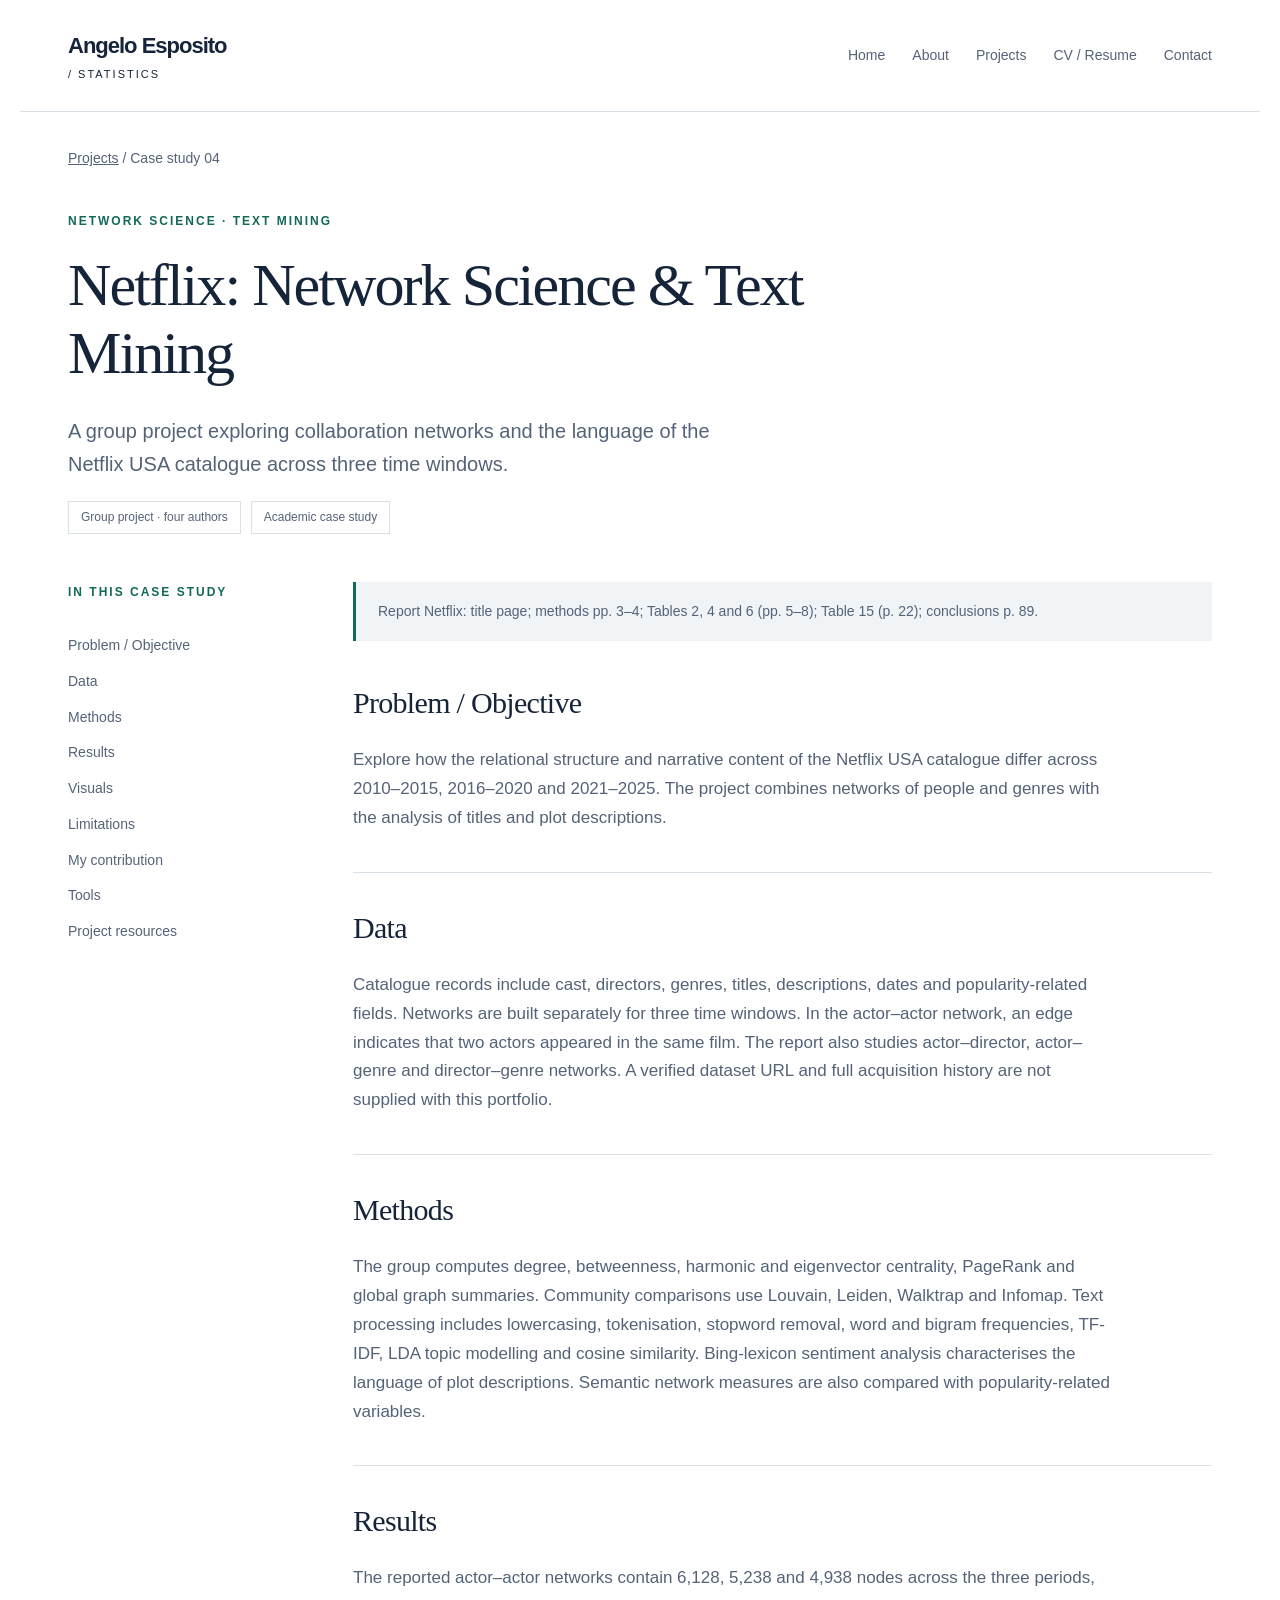
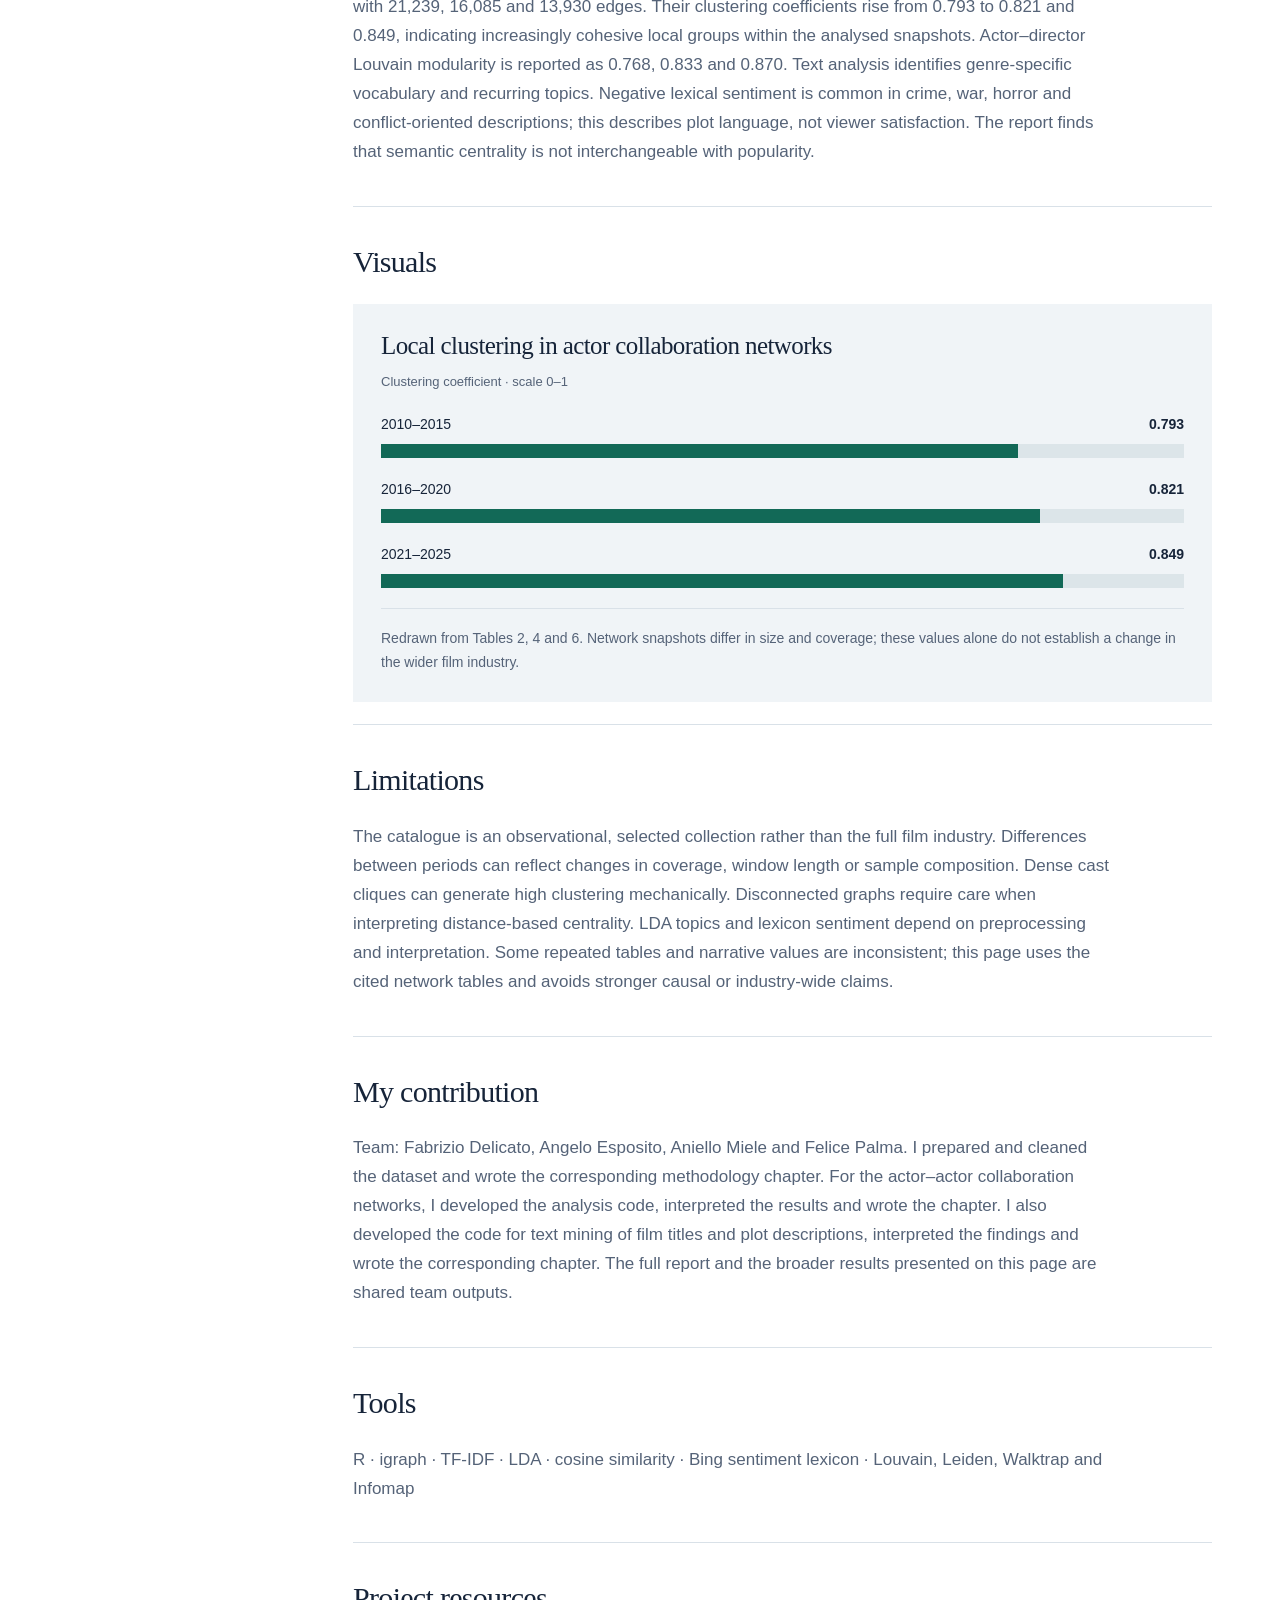
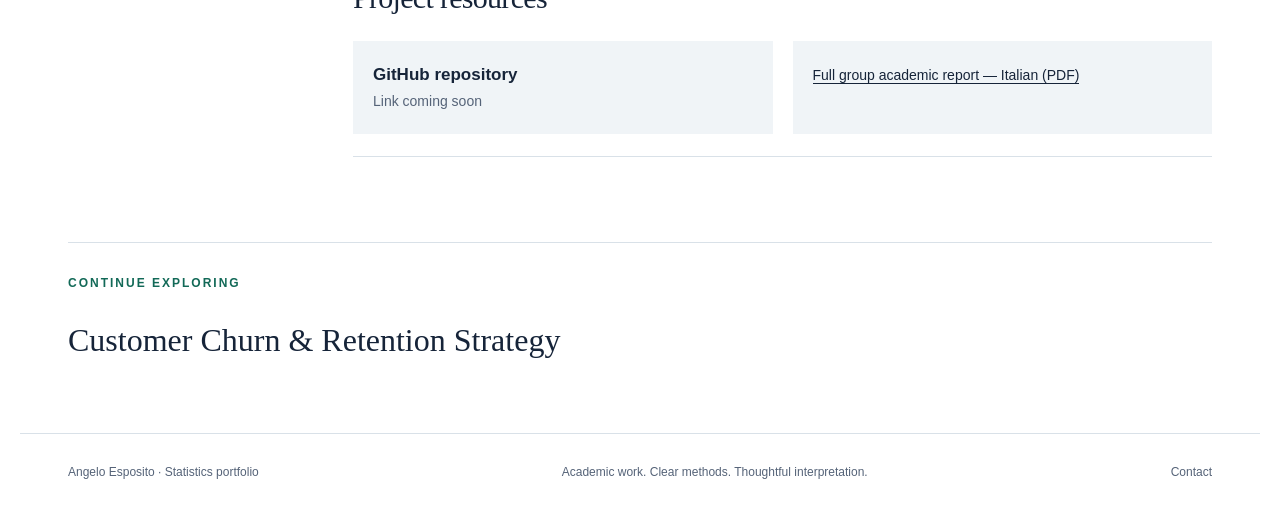
<file: netflix.html>
<!doctype html><html lang="en"><head><meta charset="utf-8"><meta name="viewport" content="width=device-width, initial-scale=1"><meta name="description" content="A group project exploring collaboration networks and the language of the Netflix USA catalogue across three time windows."><meta name="robots" content="noindex"><title>Netflix: Network Science &amp; Text Mining | Angelo Esposito</title><link rel="icon" type="image/svg+xml" href="data:image/svg+xml,%3Csvg xmlns='http://www.w3.org/2000/svg' viewBox='0 0 32 32'%3E%3Crect width='32' height='32' rx='6' fill='%23162439'/%3E%3Ctext x='6' y='25' font-size='26' fill='%237ae0ce'%3EΣ%3C/text%3E%3C/svg%3E"><link rel="stylesheet" href="assets/style.css"></head><body><a class="skip" href="#main">Skip to content</a><header><a class="brand" href="index.html">Angelo Esposito<span> / STATISTICS</span></a><nav aria-label="Main navigation"><a href="index.html">Home</a><a href="about.html">About</a><a href="projects.html">Projects</a><a href="resume.html">CV / Resume</a><a href="contact.html">Contact</a></nav></header><main id="main"><div class="breadcrumbs"><a href="projects.html">Projects</a><span> / Case study 04</span></div><section class="case-heading"><p class="eyebrow">NETWORK SCIENCE · TEXT MINING</p><h1>Netflix: Network Science & Text Mining</h1><p class="lead">A group project exploring collaboration networks and the language of the Netflix USA catalogue across three time windows.</p><div class="tags"><span>Group project · four authors</span><span>Academic case study</span></div></section><div class="case-layout"><aside class="toc"><p class="eyebrow">IN THIS CASE STUDY</p><a href="#objective">Problem / Objective</a><a href="#data">Data</a><a href="#methods">Methods</a><a href="#results">Results</a><a href="#visuals">Visuals</a><a href="#limitations">Limitations</a><a href="#contribution">My contribution</a><a href="#tools">Tools</a><a href="#resources">Project resources</a></aside><article><div class="notice">Report Netflix: title page; methods pp. 3–4; Tables 2, 4 and 6 (pp. 5–8); Table 15 (p. 22); conclusions p. 89.</div><section id="objective"><h2>Problem / Objective</h2><p>Explore how the relational structure and narrative content of the Netflix USA catalogue differ across 2010–2015, 2016–2020 and 2021–2025. The project combines networks of people and genres with the analysis of titles and plot descriptions.</p></section><section id="data"><h2>Data</h2><p>Catalogue records include cast, directors, genres, titles, descriptions, dates and popularity-related fields. Networks are built separately for three time windows. In the actor–actor network, an edge indicates that two actors appeared in the same film. The report also studies actor–director, actor–genre and director–genre networks. A verified dataset URL and full acquisition history are not supplied with this portfolio.</p></section><section id="methods"><h2>Methods</h2><p>The group computes degree, betweenness, harmonic and eigenvector centrality, PageRank and global graph summaries. Community comparisons use Louvain, Leiden, Walktrap and Infomap. Text processing includes lowercasing, tokenisation, stopword removal, word and bigram frequencies, TF-IDF, LDA topic modelling and cosine similarity. Bing-lexicon sentiment analysis characterises the language of plot descriptions. Semantic network measures are also compared with popularity-related variables.</p></section><section id="results"><h2>Results</h2><p>The reported actor–actor networks contain 6,128, 5,238 and 4,938 nodes across the three periods, with 21,239, 16,085 and 13,930 edges. Their clustering coefficients rise from 0.793 to 0.821 and 0.849, indicating increasingly cohesive local groups within the analysed snapshots. Actor–director Louvain modularity is reported as 0.768, 0.833 and 0.870. Text analysis identifies genre-specific vocabulary and recurring topics. Negative lexical sentiment is common in crime, war, horror and conflict-oriented descriptions; this describes plot language, not viewer satisfaction. The report finds that semantic centrality is not interchangeable with popularity.</p></section><section id="visuals"><h2>Visuals</h2><figure class="data-chart"><h3>Local clustering in actor collaboration networks</h3><p class="chart-unit">Clustering coefficient · scale 0–1</p><div class="bar-row"><div class="bar-label"><span>2010–2015</span><strong>0.793</strong></div><div class="bar-track"><div style="width:79.300%"></div></div></div><div class="bar-row"><div class="bar-label"><span>2016–2020</span><strong>0.821</strong></div><div class="bar-track"><div style="width:82.100%"></div></div></div><div class="bar-row"><div class="bar-label"><span>2021–2025</span><strong>0.849</strong></div><div class="bar-track"><div style="width:84.900%"></div></div></div><figcaption>Redrawn from Tables 2, 4 and 6. Network snapshots differ in size and coverage; these values alone do not establish a change in the wider film industry.</figcaption></figure></section><section id="limitations"><h2>Limitations</h2><p>The catalogue is an observational, selected collection rather than the full film industry. Differences between periods can reflect changes in coverage, window length or sample composition. Dense cast cliques can generate high clustering mechanically. Disconnected graphs require care when interpreting distance-based centrality. LDA topics and lexicon sentiment depend on preprocessing and interpretation. Some repeated tables and narrative values are inconsistent; this page uses the cited network tables and avoids stronger causal or industry-wide claims.</p></section><section id="contribution"><h2>My contribution</h2><p>Team: Fabrizio Delicato, Angelo Esposito, Aniello Miele and Felice Palma. I prepared and cleaned the dataset and wrote the corresponding methodology chapter. For the actor–actor collaboration networks, I developed the analysis code, interpreted the results and wrote the chapter. I also developed the code for text mining of film titles and plot descriptions, interpreted the findings and wrote the corresponding chapter. The full report and the broader results presented on this page are shared team outputs.</p></section><section id="tools"><h2>Tools</h2><p>R · igraph · TF-IDF · LDA · cosine similarity · Bing sentiment lexicon · Louvain, Leiden, Walktrap and Infomap</p></section><section id="resources"><h2>Project resources</h2><div class="resources"><div><strong>GitHub repository</strong><p>Link coming soon</p></div><div><a class="quiet-link" href="reports/netflix-report.pdf">Full group academic report — Italian (PDF)</a></div></div></section></article></div><section class="next-project"><p class="eyebrow">CONTINUE EXPLORING</p><a href="customer-churn.html">Customer Churn & Retention Strategy</a></section></main><footer><span>Angelo Esposito · Statistics portfolio</span><span>Academic work. Clear methods. Thoughtful interpretation.</span><a href="contact.html">Contact</a></footer></body></html>
</file>
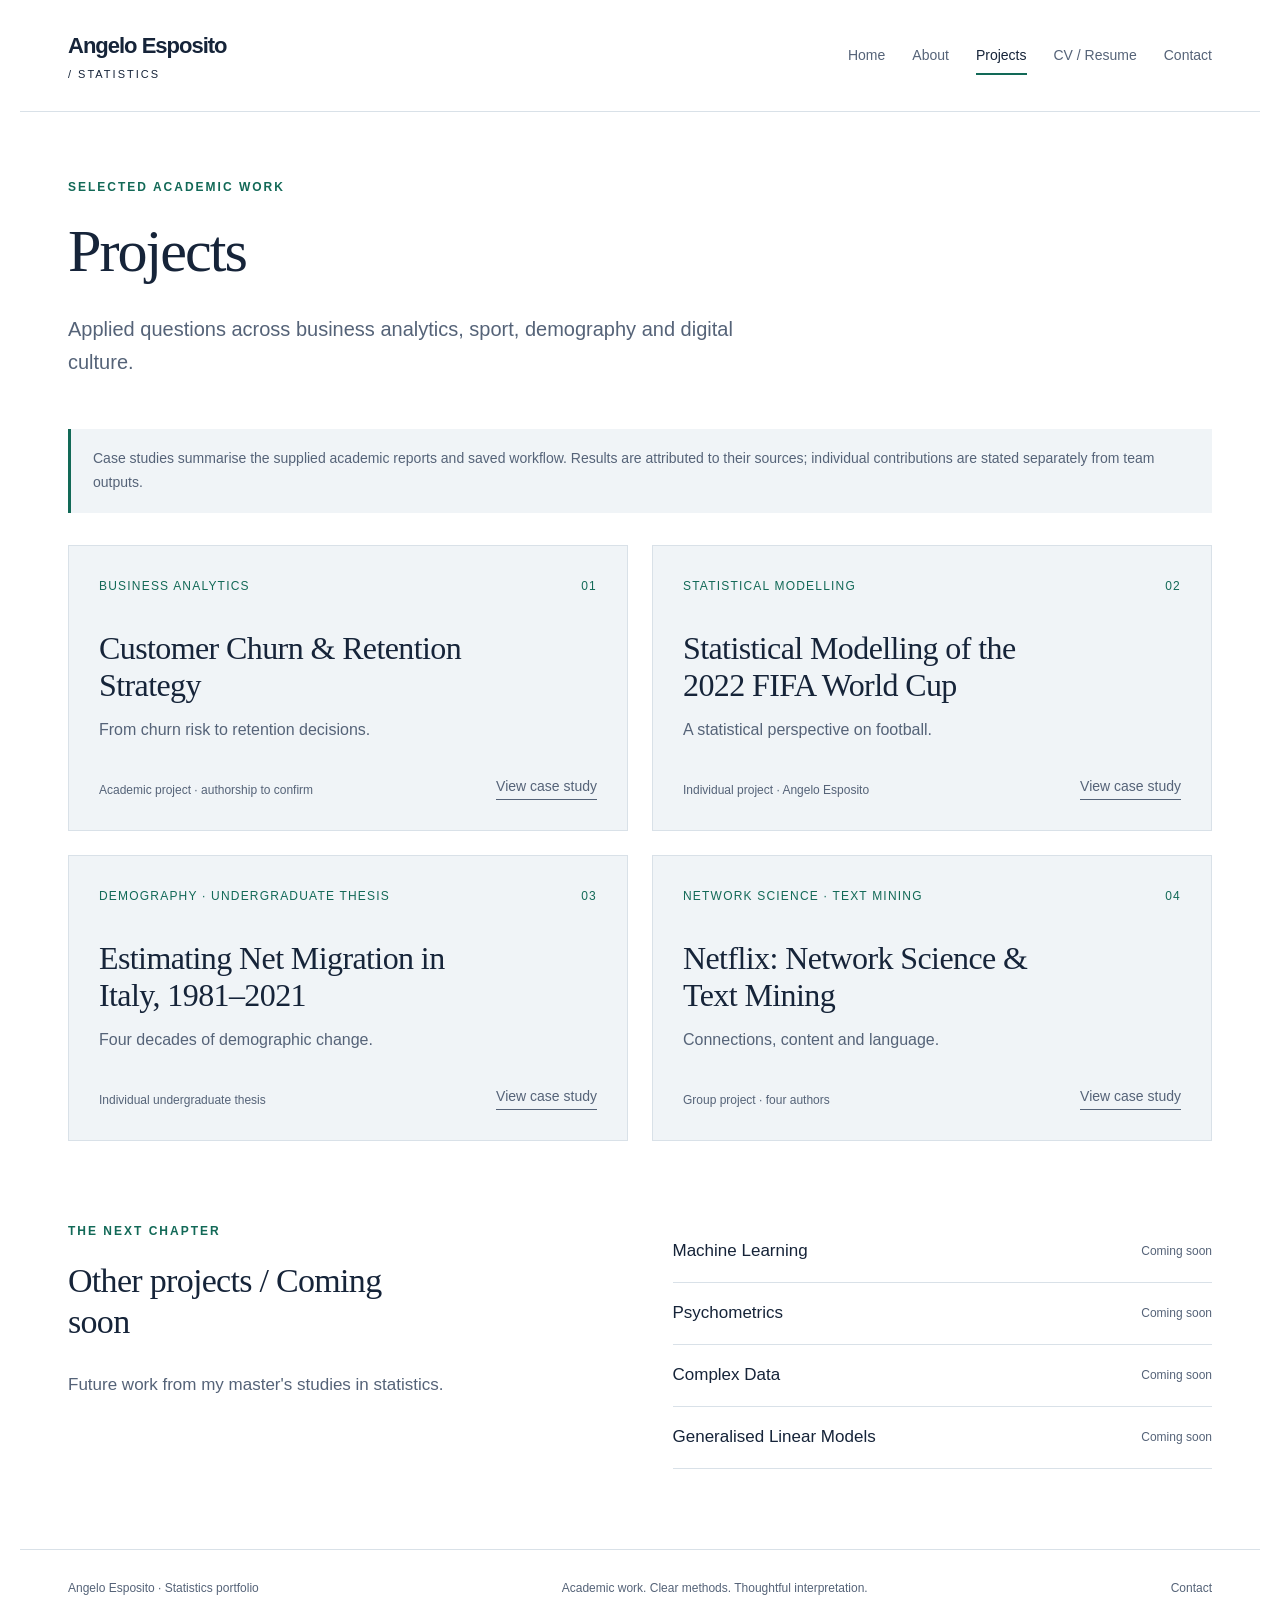
<file: projects.html>
<!doctype html><html lang="en"><head><meta charset="utf-8"><meta name="viewport" content="width=device-width, initial-scale=1"><meta name="description" content="A portfolio of academic projects in statistics, demography and data analysis."><meta name="robots" content="noindex"><title>Projects | Angelo Esposito</title><link rel="icon" type="image/svg+xml" href="data:image/svg+xml,%3Csvg xmlns='http://www.w3.org/2000/svg' viewBox='0 0 32 32'%3E%3Crect width='32' height='32' rx='6' fill='%23162439'/%3E%3Ctext x='6' y='25' font-size='26' fill='%237ae0ce'%3EΣ%3C/text%3E%3C/svg%3E"><link rel="stylesheet" href="assets/style.css"></head><body><a class="skip" href="#main">Skip to content</a><header><a class="brand" href="index.html">Angelo Esposito<span> / STATISTICS</span></a><nav aria-label="Main navigation"><a href="index.html">Home</a><a href="about.html">About</a><a href="projects.html" aria-current="page">Projects</a><a href="resume.html">CV / Resume</a><a href="contact.html">Contact</a></nav></header><main id="main"><section class="page-heading"><p class="eyebrow">SELECTED ACADEMIC WORK</p><h1>Projects</h1><p class="lead">Applied questions across business analytics, sport, demography and digital culture.</p></section><div class="notice">Case studies summarise the supplied academic reports and saved workflow. Results are attributed to their sources; individual contributions are stated separately from team outputs.</div><div class="project-grid"><a class="project-card p01" href="customer-churn.html"><div class="card-top"><span>BUSINESS ANALYTICS</span><span>01</span></div><h3>Customer Churn & Retention Strategy</h3><p>From churn risk to retention decisions.</p><div class="card-bottom"><span>Academic project · authorship to confirm</span><span class="text-link">View case study</span></div></a><a class="project-card p02" href="fifa-world-cup.html"><div class="card-top"><span>STATISTICAL MODELLING</span><span>02</span></div><h3>Statistical Modelling of the 2022 FIFA World Cup</h3><p>A statistical perspective on football.</p><div class="card-bottom"><span>Individual project · Angelo Esposito</span><span class="text-link">View case study</span></div></a><a class="project-card p03" href="migration-italy.html"><div class="card-top"><span>DEMOGRAPHY · UNDERGRADUATE THESIS</span><span>03</span></div><h3>Estimating Net Migration in Italy, 1981–2021</h3><p>Four decades of demographic change.</p><div class="card-bottom"><span>Individual undergraduate thesis</span><span class="text-link">View case study</span></div></a><a class="project-card p04" href="netflix.html"><div class="card-top"><span>NETWORK SCIENCE · TEXT MINING</span><span>04</span></div><h3>Netflix: Network Science & Text Mining</h3><p>Connections, content and language.</p><div class="card-bottom"><span>Group project · four authors</span><span class="text-link">View case study</span></div></a></div><section class="coming"><div><p class="eyebrow">THE NEXT CHAPTER</p><h2>Other projects / Coming soon</h2><p>Future work from my master's studies in statistics.</p></div><ul><li><span>Machine Learning</span><small>Coming soon</small></li><li><span>Psychometrics</span><small>Coming soon</small></li><li><span>Complex Data</span><small>Coming soon</small></li><li><span>Generalised Linear Models</span><small>Coming soon</small></li></ul></section></main><footer><span>Angelo Esposito · Statistics portfolio</span><span>Academic work. Clear methods. Thoughtful interpretation.</span><a href="contact.html">Contact</a></footer></body></html>
</file>
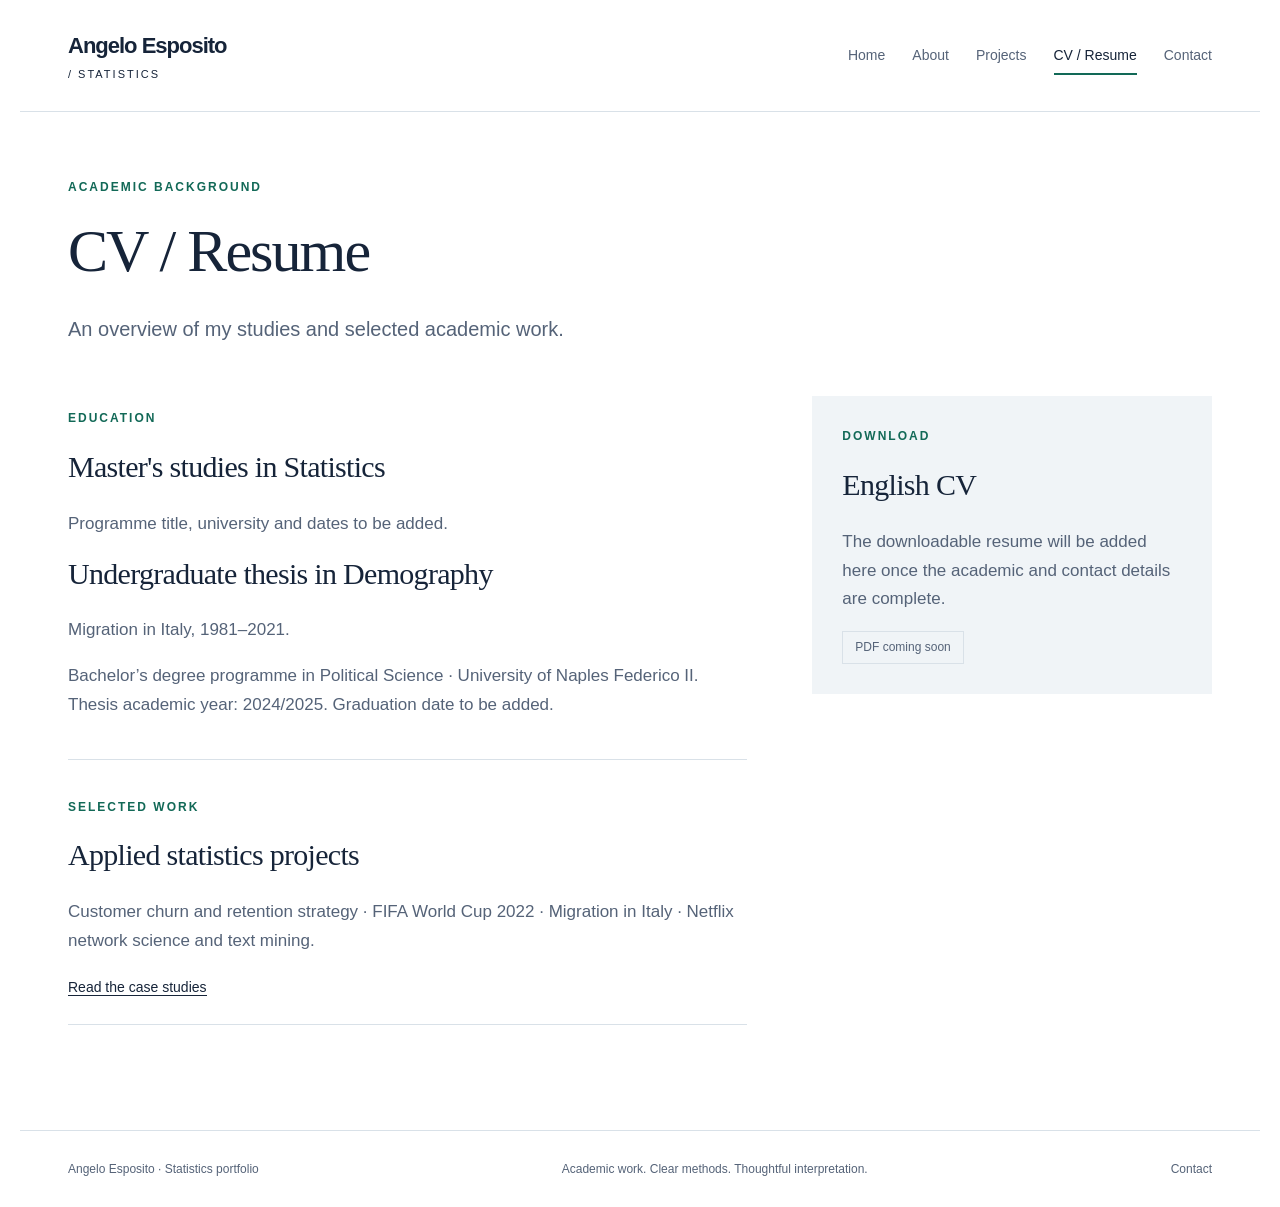
<file: resume.html>
<!doctype html><html lang="en"><head><meta charset="utf-8"><meta name="viewport" content="width=device-width, initial-scale=1"><meta name="description" content="A portfolio of academic projects in statistics, demography and data analysis."><meta name="robots" content="noindex"><title>CV / Resume | Angelo Esposito</title><link rel="icon" type="image/svg+xml" href="data:image/svg+xml,%3Csvg xmlns='http://www.w3.org/2000/svg' viewBox='0 0 32 32'%3E%3Crect width='32' height='32' rx='6' fill='%23162439'/%3E%3Ctext x='6' y='25' font-size='26' fill='%237ae0ce'%3EΣ%3C/text%3E%3C/svg%3E"><link rel="stylesheet" href="assets/style.css"></head><body><a class="skip" href="#main">Skip to content</a><header><a class="brand" href="index.html">Angelo Esposito<span> / STATISTICS</span></a><nav aria-label="Main navigation"><a href="index.html">Home</a><a href="about.html">About</a><a href="projects.html">Projects</a><a href="resume.html" aria-current="page">CV / Resume</a><a href="contact.html">Contact</a></nav></header><main id="main"><section class="page-heading"><p class="eyebrow">ACADEMIC BACKGROUND</p><h1>CV / Resume</h1><p class="lead">An overview of my studies and selected academic work.</p></section><div class="resume-layout"><article><section><p class="eyebrow">EDUCATION</p><h2>Master's studies in Statistics</h2><p>Programme title, university and dates to be added.</p><h2>Undergraduate thesis in Demography</h2><p>Migration in Italy, 1981–2021.</p><p>Bachelor’s degree programme in Political Science · University of Naples Federico II. Thesis academic year: 2024/2025. Graduation date to be added.</p></section><section><p class="eyebrow">SELECTED WORK</p><h2>Applied statistics projects</h2><p>Customer churn and retention strategy · FIFA World Cup 2022 · Migration in Italy · Netflix network science and text mining.</p><a class="quiet-link" href="projects.html">Read the case studies</a></section></article><aside class="download-box"><p class="eyebrow">DOWNLOAD</p><h2>English CV</h2><p>The downloadable resume will be added here once the academic and contact details are complete.</p><span class="status">PDF coming soon</span></aside></div></main><footer><span>Angelo Esposito · Statistics portfolio</span><span>Academic work. Clear methods. Thoughtful interpretation.</span><a href="contact.html">Contact</a></footer></body></html>
</file>
<file: assets/style.css>
:root{--ink:#162439;--muted:#556378;--paper:#fff;--soft:#f0f4f7;--line:#d9e1e8;--accent:#126957;--mint:#9ce9d8}*{box-sizing:border-box}html{scroll-behavior:smooth;scroll-padding-top:30px}body{margin:0;color:var(--ink);background:var(--paper);font-family:Arial,Helvetica,sans-serif;font-size:17px;line-height:1.7}a{color:inherit;text-decoration:none}a:focus-visible{outline:3px solid #b86423;outline-offset:5px}header,main,footer{max-width:1240px;margin:auto;padding-left:48px;padding-right:48px}header{min-height:112px;display:flex;align-items:center;justify-content:space-between;border-bottom:1px solid var(--line);gap:24px}.brand{font-size:25px;font-weight:700;letter-spacing:-1px}.brand span{font-size:12px;letter-spacing:2px;font-weight:400;margin-left:9px}nav{display:flex;gap:27px;flex-wrap:wrap}nav a{font-size:14px;color:var(--muted);padding:6px 0}nav a[aria-current],nav a:hover{color:var(--ink);box-shadow:0 2px var(--accent)}.skip{position:absolute;left:20px;top:-80px;background:white;padding:10px;z-index:10}.skip:focus{top:10px}.eyebrow{font-size:12px;letter-spacing:2px;font-weight:700;color:var(--accent);margin:0 0 20px}h1,h2,h3,p{margin-top:0}h1{font-family:Georgia,'Times New Roman',serif;font-weight:400;font-size:clamp(40px,4.7vw,65px);line-height:1.13;letter-spacing:-2px;margin-bottom:28px}h1 em{color:var(--accent);font-weight:400}h2{font-family:Georgia,'Times New Roman',serif;font-weight:400;font-size:34px;line-height:1.2;letter-spacing:-.7px}h3{font-family:Georgia,'Times New Roman',serif;font-size:32px;line-height:1.15;font-weight:400;letter-spacing:-.6px}.lead{font-size:20px;line-height:1.65;max-width:700px;color:var(--muted)}p{color:var(--muted)}.hero{display:grid;grid-template-columns:1.65fr 1fr;gap:60px;padding:76px 0 80px;align-items:center}.hero h1{font-size:clamp(40px,4.1vw,57px)}.hero .lead{max-width:590px}.actions{display:flex;align-items:center;gap:24px;flex-wrap:wrap;margin-top:30px}.button{display:inline-block;background:var(--ink);color:white;padding:12px 22px;font-size:14px;border:1px solid var(--ink);transition:background .15s}.button:hover{background:var(--accent)}.quiet-link,.text-link{border-bottom:1px solid currentColor;font-size:14px}.index-panel{padding:30px;background:var(--ink);color:white;border-top:4px solid var(--mint)}.index-panel .eyebrow{color:var(--mint)}.index-title{font-family:Georgia,serif;font-size:27px;line-height:1.3;margin:24px 0}.index-panel a{display:flex;gap:24px;border-top:1px solid #405064;padding:13px 0;font-size:15px}.index-panel a:hover{color:var(--mint)}.index-panel a span{color:var(--mint);font-size:12px}.panel-foot{color:#bdccdc;font-size:12px;padding-top:18px;margin-bottom:0}.section-heading{display:flex;justify-content:space-between;align-items:end;gap:35px;margin-bottom:30px}.section-heading h2{margin-bottom:0}.section-heading p:last-child{font-size:14px;margin-bottom:0}.project-grid{display:grid;grid-template-columns:1fr 1fr;gap:24px}.project-card{display:flex;flex-direction:column;min-height:286px;padding:30px;background:var(--soft);border:1px solid var(--line);transition:border-color .15s,transform .15s}.project-card:hover{border-color:var(--accent);transform:translateY(-3px)}.card-top{display:flex;justify-content:space-between;gap:16px;font-size:12px;letter-spacing:1.2px;color:var(--accent);margin-bottom:34px}.project-card h3{max-width:390px;margin-bottom:12px}.project-card p{font-size:16px;margin-bottom:27px}.card-bottom{display:flex;justify-content:space-between;gap:20px;font-size:12px;margin-top:auto;color:var(--muted)}.coming{padding:80px 0;display:grid;grid-template-columns:1fr 1fr;gap:65px}.coming h2{max-width:380px}.coming ul{list-style:none;margin:0;padding:0}.coming li{display:flex;justify-content:space-between;align-items:center;gap:20px;padding:16px 0;border-bottom:1px solid var(--line)}small{font-size:12px;color:var(--muted)}.contact-strip{padding:40px;background:var(--ink);color:white;display:flex;justify-content:space-between;align-items:center;gap:25px;margin-bottom:70px}.contact-strip h2{margin:0}.button.light{background:var(--mint);color:var(--ink);white-space:nowrap}footer{border-top:1px solid var(--line);padding-top:28px;padding-bottom:28px;display:flex;justify-content:space-between;gap:30px;font-size:12px;color:var(--muted)}.page-heading{padding:65px 0 30px}.page-heading h1{max-width:930px}.notice{font-size:14px;border-left:3px solid var(--accent);padding:18px 22px;background:var(--soft);color:var(--muted);margin-bottom:32px}.breadcrumbs{padding-top:35px;font-size:14px;color:var(--muted)}.breadcrumbs a{text-decoration:underline}.case-heading{padding:40px 0 48px;max-width:950px}.case-heading h1{max-width:900px}.tags{display:flex;flex-wrap:wrap;gap:10px}.tags span,.status{border:1px solid var(--line);padding:5px 12px;font-size:12px;color:var(--muted)}.case-layout{display:grid;grid-template-columns:220px minmax(0,1fr);gap:65px;padding-bottom:60px}.toc{align-self:start;position:sticky;top:25px;display:flex;flex-direction:column;gap:12px}.toc a{font-size:14px;color:var(--muted)}.toc a:hover{color:var(--accent);text-decoration:underline}article section{padding:12px 0 22px;border-bottom:1px solid var(--line);margin-bottom:25px}article section h2{font-size:30px}article p{max-width:760px}.process{display:grid;grid-template-columns:repeat(3,1fr);gap:1px;background:var(--line);border:1px solid var(--line)}.process div{background:var(--soft);padding:24px 18px}.process small{display:block;color:var(--accent);margin-bottom:18px}.process strong{font-weight:400;line-height:1.4;display:block}figure{margin:0}figcaption{color:var(--muted);font-size:14px;margin-top:15px}.resources{display:grid;grid-template-columns:1fr 1fr;gap:20px}.resources div{padding:20px;background:var(--soft)}.resources p{font-size:14px;margin-bottom:0}.next-project{border-top:1px solid var(--line);padding:30px 0 65px}.next-project a{font-family:Georgia,serif;font-size:32px}.next-project a:hover{text-decoration:underline}.about-layout{display:grid;grid-template-columns:300px 1fr;gap:70px;padding:15px 0 80px}.portrait-text{background:var(--ink);padding:35px;align-self:start;color:white}.portrait-text>span{font-family:Georgia,serif;font-size:120px;line-height:1.5;color:var(--mint)}.portrait-text p{color:white;font-size:15px}.about-layout h2{margin-top:40px}.resume-layout{display:grid;grid-template-columns:1.7fr 1fr;gap:65px;padding-bottom:80px}.download-box{background:var(--soft);padding:30px;align-self:start}.download-box h2{font-size:30px}.download-box .status{display:inline-block}.contact-grid{display:grid;grid-template-columns:repeat(3,1fr);gap:24px;margin:20px 0 60px}.contact-grid section{border-top:1px solid var(--line);padding-top:25px}.contact-grid h2{font-size:28px}.contact-grid p{font-size:15px}@media(max-width:900px){header,main,footer{padding-left:26px;padding-right:26px}header{flex-direction:column;align-items:flex-start;padding-top:25px;padding-bottom:22px;gap:15px}nav{gap:22px}.hero{gap:30px;grid-template-columns:1.3fr 1fr}.hero h1{font-size:44px}.case-layout{gap:30px;grid-template-columns:170px 1fr}.about-layout{grid-template-columns:230px 1fr;gap:35px}.coming{gap:30px}.resume-layout{gap:30px}}@media(max-width:650px){header,main,footer{padding-left:20px;padding-right:20px}nav{gap:16px;row-gap:7px}nav a{font-size:13px}.hero{grid-template-columns:1fr;padding:45px 0}.hero h1{font-size:43px}.index-panel{padding:25px}.project-grid,.coming,.about-layout,.resume-layout,.contact-grid,.case-layout{grid-template-columns:1fr}.project-card{padding:25px}.section-heading{display:block}.section-heading>p{margin-top:15px}.coming{padding:55px 0;gap:15px}.contact-strip{padding:28px;align-items:flex-start;flex-direction:column}.contact-strip h2{font-size:30px}footer{flex-direction:column;gap:6px}.toc{position:static;flex-direction:row;flex-wrap:wrap;border-bottom:1px solid var(--line);padding-bottom:25px;gap:9px 18px}.toc .eyebrow{width:100%;margin-bottom:0}.case-heading{padding-bottom:30px}.case-layout{gap:25px}.case-heading h1{font-size:42px}.resources{grid-template-columns:1fr}.process{grid-template-columns:1fr}.process div{display:flex;align-items:center;gap:20px;padding:15px}.process small{margin:0}.card-bottom{flex-wrap:wrap}.page-heading{padding-top:45px}.contact-grid{gap:10px}.portrait-text{max-width:300px}.about-layout{gap:30px}}@media(prefers-reduced-motion:reduce){html{scroll-behavior:auto}*{transition:none!important}}@media print{header,footer,.toc,.actions,.next-project{display:none}main{padding:0;max-width:none}.case-layout{display:block}.notice{background:none}a{text-decoration:underline}}

.data-chart{padding:28px;background:#f0f4f7}.data-chart h3{font-size:25px;margin-bottom:10px}.chart-unit{font-size:13px}.bar-row{margin:20px 0}.bar-label{display:flex;justify-content:space-between;gap:15px;font-size:14px;margin-bottom:7px}.bar-track{height:14px;background:#dce5e9}.bar-track>div{height:100%;background:#126957}.data-chart figcaption{border-top:1px solid #d9e1e8;padding-top:18px}.brand{font-size:22px}.brand span{display:block;margin:0;font-size:11px}.resources a{line-height:1.7}.card-bottom{align-items:end}.card-bottom>span:first-child{max-width:65%}
</file>
